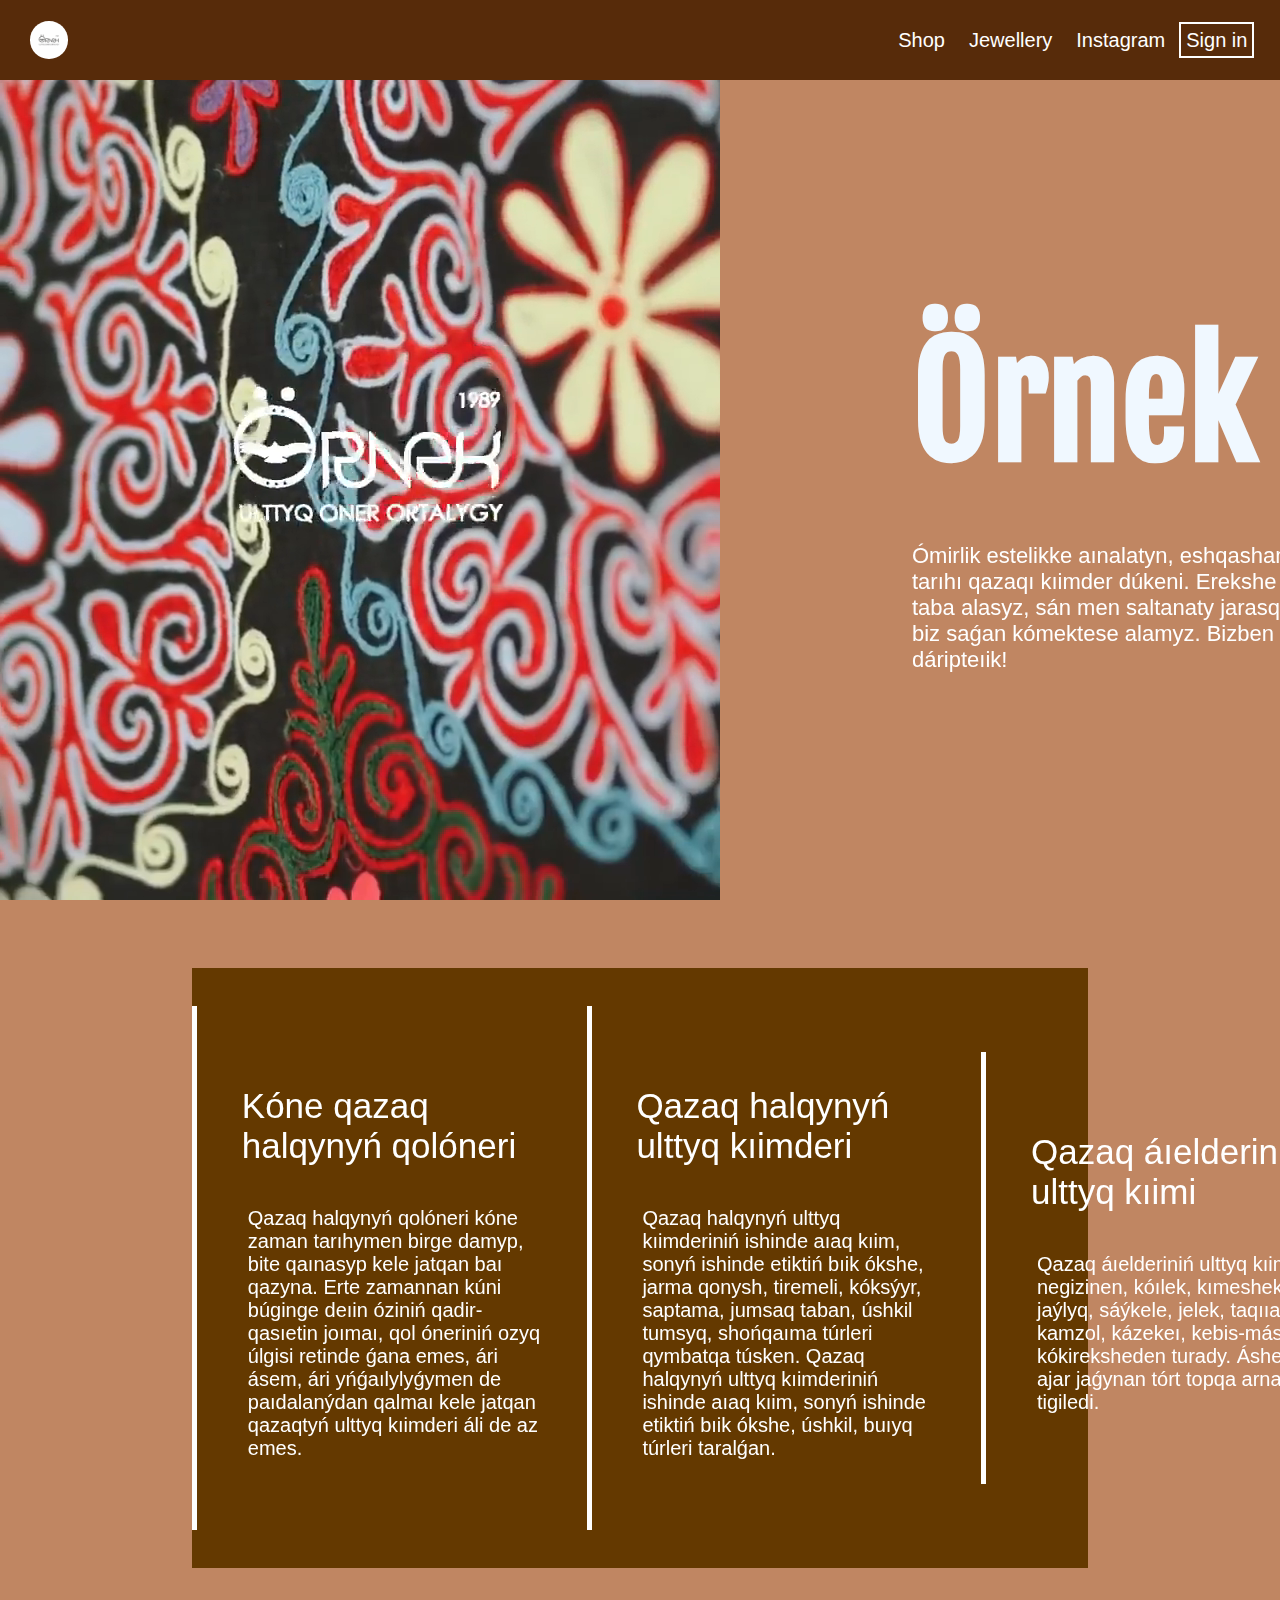
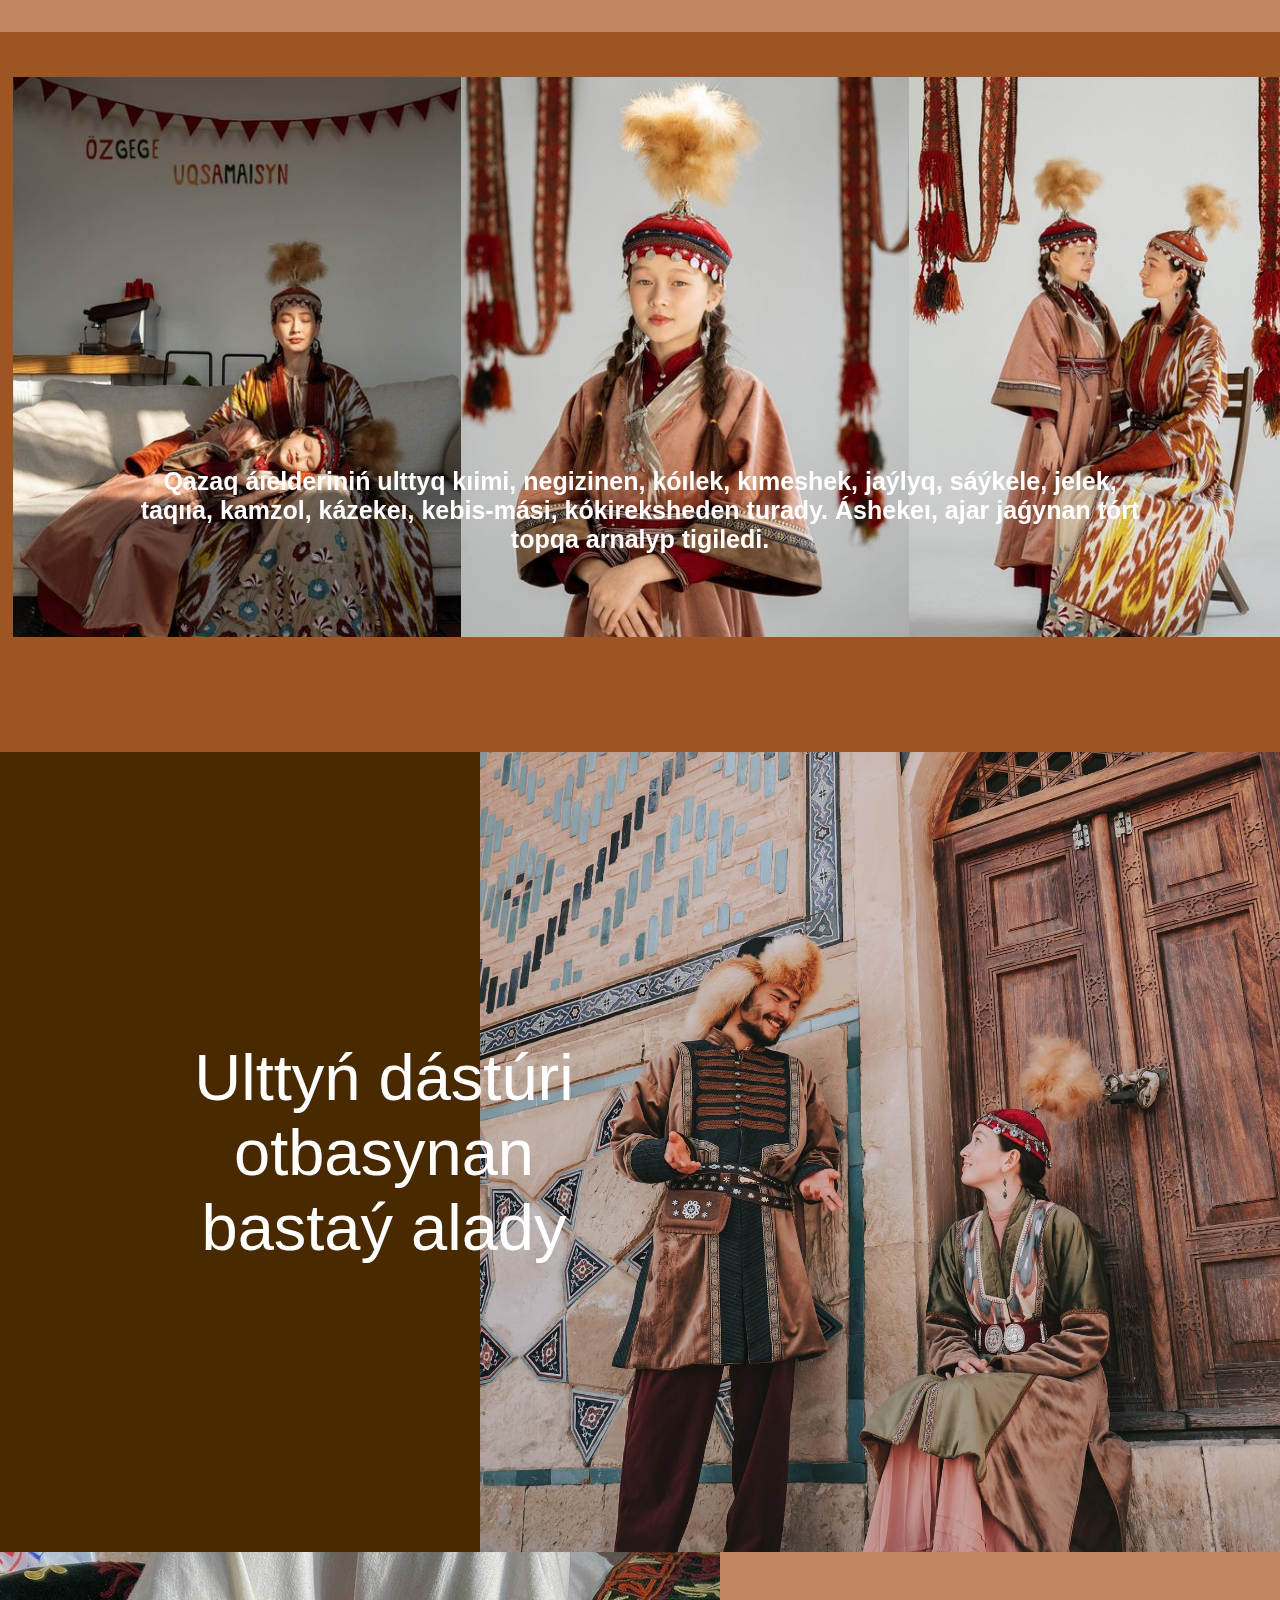
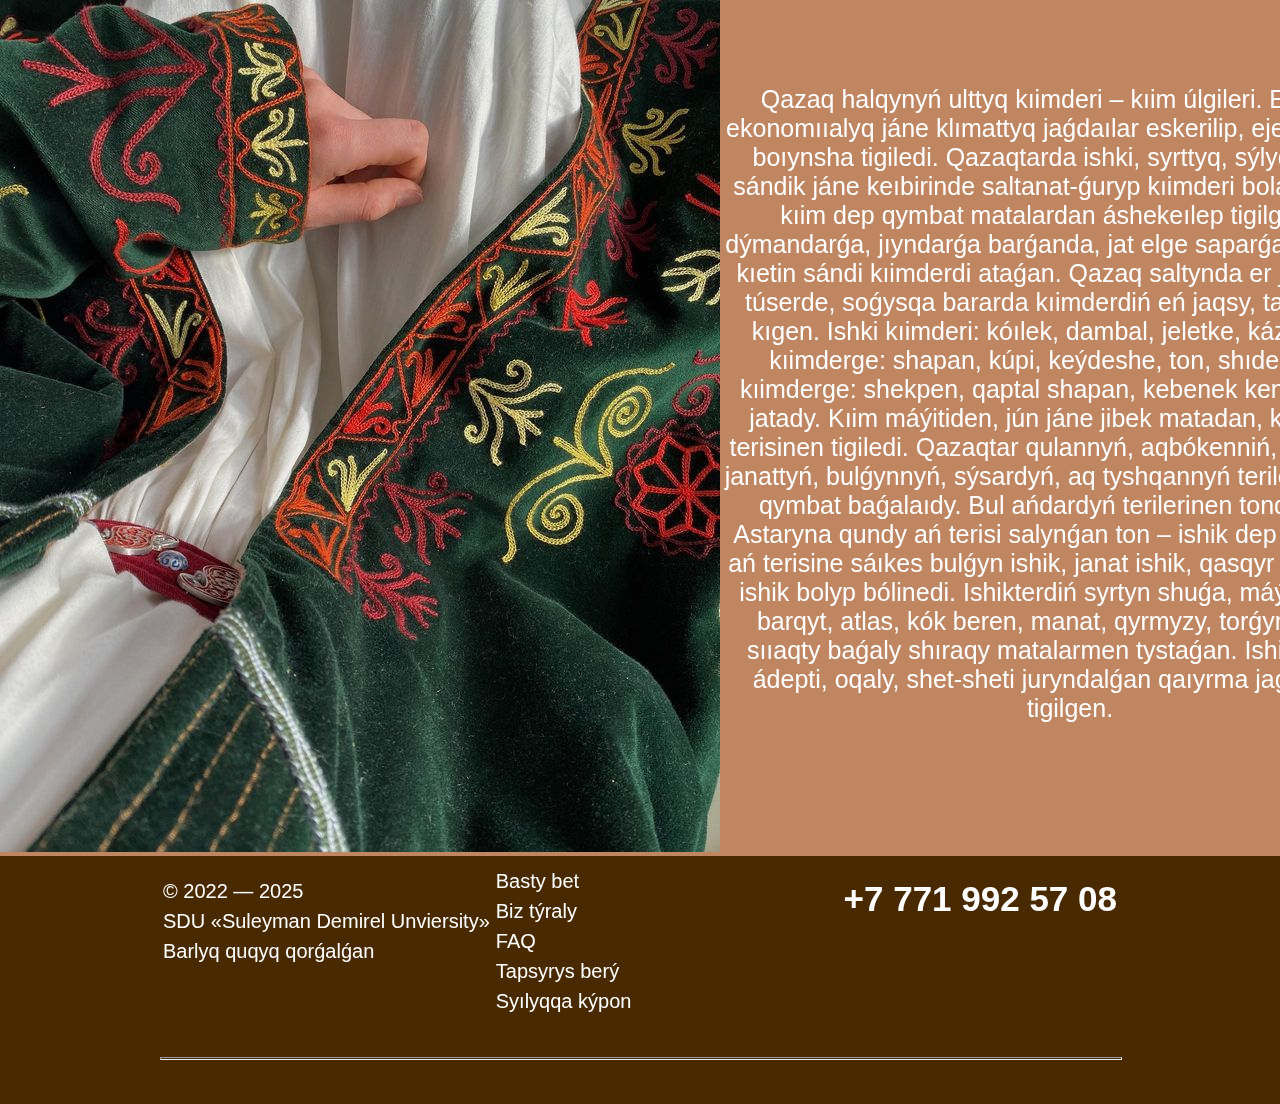
<file: index.html>
<!DOCTYPE html>
<html lang="en">
<head>
    <meta charset="UTF-8">
    <meta http-equiv="X-UA-Compatible" content="IE=edge">
    <meta name="viewport" content="width=device-width, initial-scale=1.0">
    <link rel="stylesheet" href="style.css">
    <link rel="preconnect" href="https://fonts.googleapis.com">
    <link rel="preconnect" href="https://fonts.gstatic.com" crossorigin>
    <link href="https://fonts.googleapis.com/css2?family=Fjalla+One&display=swap" rel="stylesheet">
    <link href="https://fonts.googleapis.com/css2?family=Fjalla+One&family=Kanit:ital,wght@1,500&display=swap" rel="stylesheet">
    <script src="https://ajax.googleapis.com/ajax/libs/jquery/3.6.1/jquery.min.js"></script>
    <title>Our Store</title>
</head>

<body class="body1">
<nav>
    <div class="navbetween">
        <img class="logo" src="logo.jpg" href="index.html">
        <div class="displaynone">
            <a id="slideDown" class="navtext" href="#">Shop</a>
            <a class="navtext" href="Jewellery.html">Jewellery</a>
            <a class="navtext" href="https://www.instagram.com/gaziza_ornek_almaty/">Instagram</a>
            <a class="signIn" href="C:\xampp\htdocs\lab77\lab8.html">Sign in</a>
        </div>
    </div>
</nav>


<div id="panel" class="nevidimNav">
    <div class="inNevidimNav">
        <div class="inPan">
            <a class="inPan" href="Qyzdar.html"><img class="inNev" src="img3.jpg" alt=""></a>
        </div>
        <div class="inPan">
            <a class="inPan" href="Zhigitter.html"><img class="inNev" src="img11.jpg" alt=""></a>
        </div>
        <div class="inPan">
            <a class="inPan" href="Balalar.html"><img class="inNev" src="img12.jpg" alt=""></a>
        </div>
        <div class="inPan">
            <a class="inPan" href="Otbasy.html"><img class="inNev" src="img13.jpg" alt=""></a>
        </div>
    </div>
</div>

<div class="main2">

    <div class="video_cover">
        <div class="video">
            <video id="app" class="video_media" src="video1.mp4" autoplay muted loop></video>
        </div>
    </div>

    <div class="subMain2">
        <h1 class="oneh1">Örnek store</h1>
        <button id="ani" class="butOrnek">Örnek</button>
        <p class="oneP">Ómіrlіk estelіkke aınalatyn, eshqashan qaıtalanbaıtyn, erekshe naǵyz tarıhı qazaqı kıіmder
            dúkenі. Erekshe taptyrmas, etno kostıýmdі bіzden taba alasyz, sán men saltanaty jarasqan, naǵyz qazaqı obraz
            jasaýǵa bіz saǵan kómektese alamyz. Bіzben bіrge tarıhymyzdy jańa dáýіrde dárіpteıіk!</p>
    </div>
</div>

<div>
    <div class="main3">
        <div class="gr1">
            <p class="bigP1">Kóne qazaq halqynyń qolónerі</p>
            <p class="myP1">Qazaq halqynyń qolónerі kóne zaman tarıhymen bіrge damyp, bіte qaınasyp kele jatqan baı
                qazyna. Erte zamannan kúnі búgіnge deıіn ózіnіń qadіr-qasıetіn joımaı, qol ónerіnіń ozyq úlgіsі retіnde
                ǵana emes, árі ásem, árі yńǵaılylyǵymen de paıdalanýdan qalmaı kele jatqan qazaqtyń ulttyq kıіmderі álі
                de az emes.</p>
        </div>

        <div class="gr1">
            <p class="bigP1">Qazaq halqynyń ulttyq kıіmderі</p>
            <p class="myP1">Qazaq halqynyń ulttyq kıіmderіnіń іshіnde aıaq kıіm, sonyń іshіnde etіktіń bıіk ókshe, jarma
                qonysh, tіremelі, kóksýyr, saptama, jumsaq taban, úshkіl tumsyq, shońqaıma túrlerі qymbatqa túsken.
                Qazaq halqynyń ulttyq kıіmderіnіń іshіnde aıaq kıіm, sonyń іshіnde etіktіń bıіk ókshe, úshkіl, buıyq
                túrlerі taralǵan. </p>
        </div>

        <div class="gr1">
            <p class="bigP1">Qazaq áıelderіnіń ulttyq kıіmі</p>
            <p class="myP1">Qazaq áıelderіnіń ulttyq kıіmі, negіzіnen, kóılek, kımeshek, jaýlyq, sáýkele, jelek, taqııa,
                kamzol, kázekeı, kebіs-másі, kókіreksheden turady. Áshekeı, ajar jaǵynan tórt topqa arnalyp
                tіgіledі.</p>
        </div>
    </div>
</div>


<div class="newMain1">
    <div class="imgs567">
        <div class="ara">
            <img class="img5" src="img5.jpg" alt="" id="eded" onmouseover="task22()" onmouseout="task22_1()">
        </div>
        <div class="ara">
            <img class="img5" src="img7.jpg" alt="" id="eded1" onmouseover="task2()" onmouseout="task2_1()">
        </div>
        <div class="ara">
            <img class="img5" src="img6.jpg" alt="" id="eded2" onmouseover="task222()" onmouseout="task222_1()">
        </div>
        <div class="ara">
            <img class="img5" src="img8.jpg" alt="" id="eded3" onmouseover="task2222()" onmouseout="task2222_1()">
        </div>
    </div>
    <br>
    <h1 class="mainH1">Qazaq áıelderіnіń ulttyq kıіmі, negіzіnen, kóılek, kımeshek, jaýlyq, sáýkele, jelek, taqııa,
        kamzol, kázekeı, kebіs-másі, kókіreksheden turady. Áshekeı, ajar jaǵynan tórt topqa arnalyp tіgіledі.</h1>
</div>

<div class="main4">
    <img class="mainPhoto2" src="mainPhoto2.jpg" alt="" id="eded4" onmouseover="task3()" onmouseout="task3_1()">
    <div class="subMain4">
        <p class="bigP12">Ulttyń dástúrі otbasynan bastaý alady</p>
    </div>
</div>
<div class="main2">
    <div>
        <img class="mainPhoto" src="mainPhoto.jpg" alt="main">
    </div>
    <div class="textUlttyk">
        <p class="oneP1">Qazaq halqynyń ulttyq kıіmderі – kıіm úlgіlerі. Etnıkalyq, ekonomııalyq jáne klımattyq
            jaǵdaılar eskerіlіp, ejelgі dástúrler boıynsha tіgіledі. Qazaqtarda іshkі, syrttyq, sýlyq, bіr kıer,
            sándіk jáne keıbіrіnde saltanat-ǵuryp kıіmderі bolady. Bіr kıer kıіm dep qymbat matalardan áshekeılep
            tіgіlgen, toı-dýmandarǵa, jıyndarǵa barǵanda, jat elge saparǵa shyqqanda kıetіn sándі
            kıіmderdі ataǵan. Qazaq saltynda er jіgіt egeske túserde, soǵysqa bararda kıіmderdіń eń jaqsy, tańdaýlysyn
            kıgen. Ishkі kıіmderі: kóılek, dambal, jeletke, kázekeı; syrt kıіmderge: shapan, kúpі,
            keýdeshe, ton, shıdem; sýlyq kıіmderge: shekpen, qaptal shapan, kebenek kenep, syrttyq jatady. Kıіm
            máýіtіden, jún jáne jіbek matadan, kıіzden, ań terіsіnen tіgіledі. Qazaqtar qulannyń,
            aqbókennіń, jolbarystyń, janattyń, bulǵynnyń, sýsardyń, aq tyshqannyń terіlerіn erekshe qymbat baǵalaıdy.
            Bul ańdardyń terіlerіnen tondar tіgіldі. Astaryna qundy ań terіsі salynǵan ton – іshіk
            dep ataldy. Osy ań terіsіne sáıkes bulǵyn іshіk, janat іshіk, qasqyr іshіk, kúzen іshіk bolyp bólіnedі.
            Ishіkterdіń syrtyn shuǵa, máýіtі, úsh top barqyt, atlas, kók beren, manat, qyrmyzy,
            torǵyn, lámbek sııaqty baǵaly shıraqy matalarmen tystaǵan. Ishіkter keıde ádeptі, oqaly, shet-shetі
            juryndalǵan qaıyrma jaǵaly bolyp tіgіlgen.
        </p>
    </div>
</div>

<div class="footer">
    <div class="innerfooter">
        <div style="display: flex; justify-content: space-between; width: 100%; flex-wrap: wrap;">
            <div style="display: flex; flex-wrap: wrap;">
                <div>
                    <div class="justtext">© 2022 — 2025<br>
                        SDU «Suleyman Demirel Unviersity»<br>
                        Barlyq quqyq qorǵalǵan
                    </div>
                </div>
                <div>
                    <div class="justtext">
                        <div>Basty bet</div>
                        <div>Bіz týraly</div>
                        <div>FAQ</div>
                        <div>Tapsyrys berý</div>
                        <div>Syılyqqa kýpon</div>
                    </div>
                </div>
            </div>

            <div>
                <div class="justtext" style="font-size: 35px; font-weight:700">+7 771 992 57 08</div>
            </div>
        </div>
        <hr style="width: 100%; height: 1px; color: lightgray">
        <br><br>
    </div>
</div>

<script src="scriptMain.js"></script>

</body>
</html>
</file>
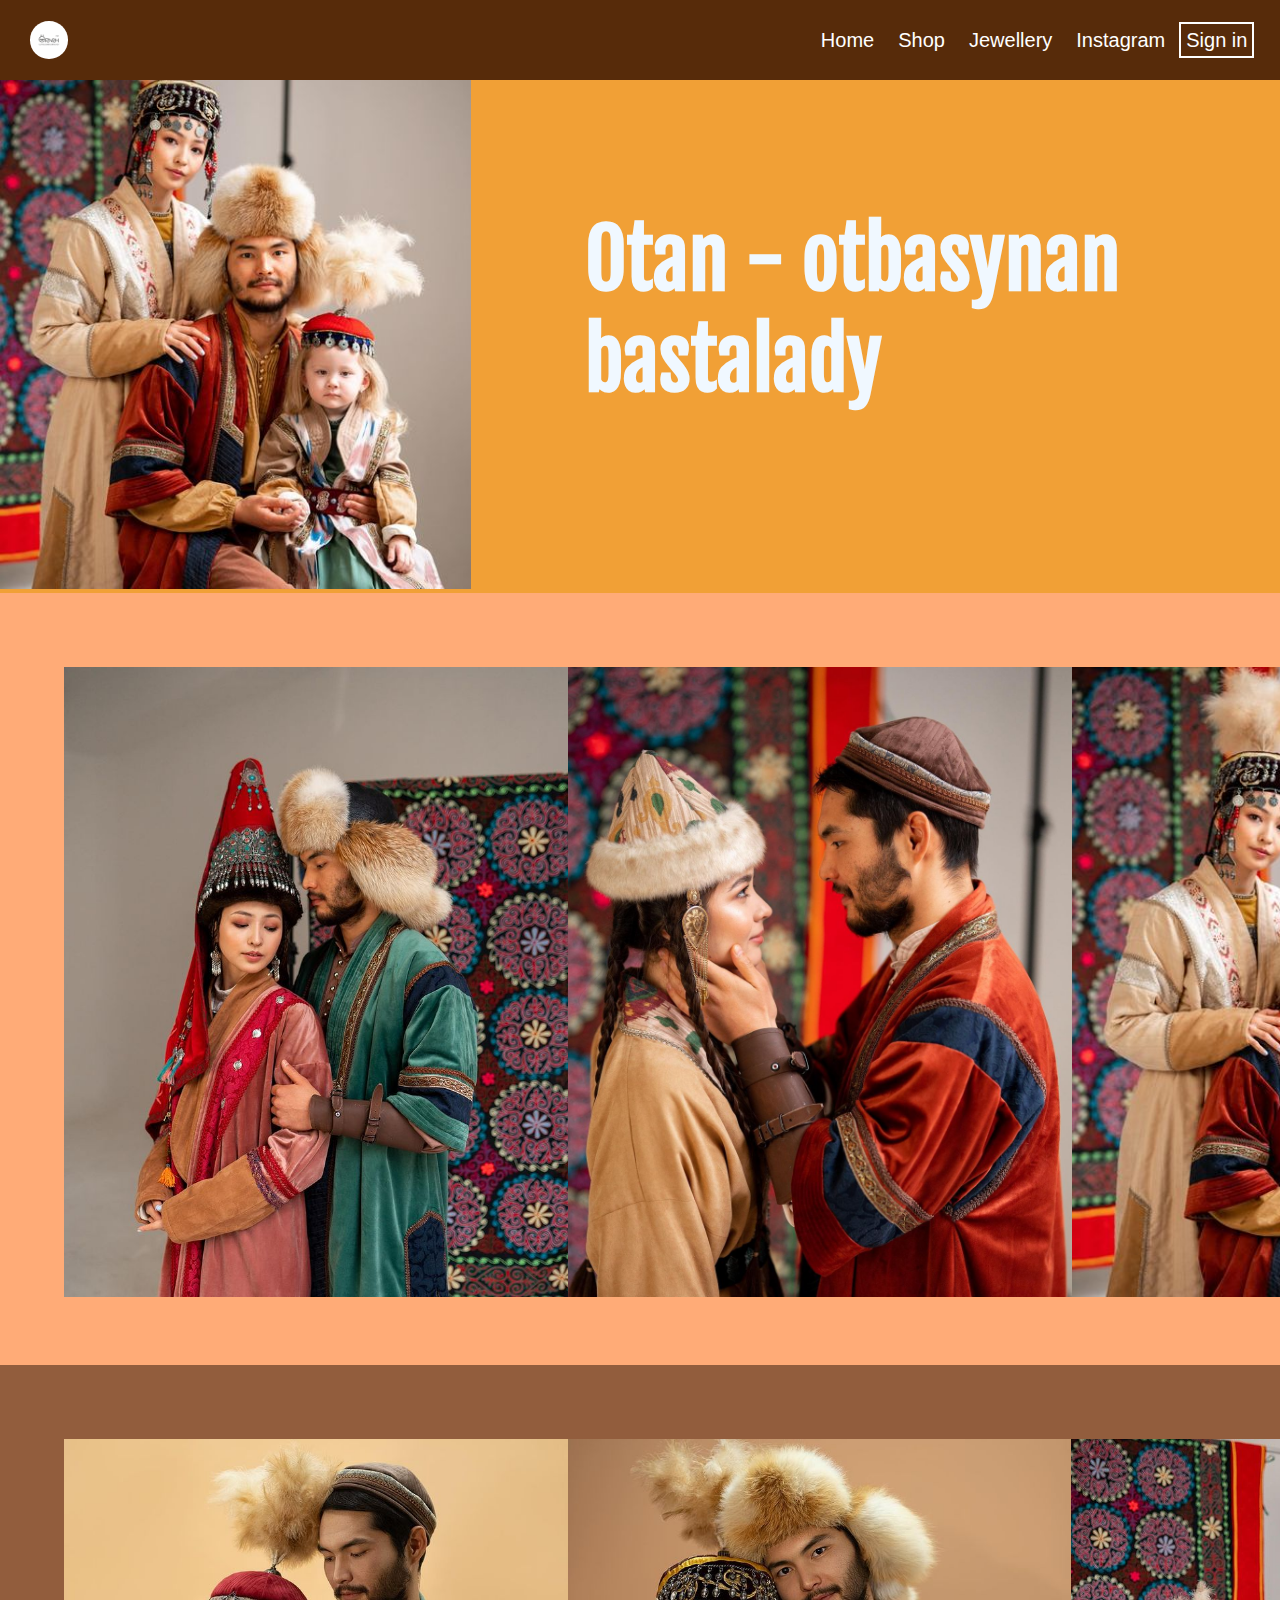
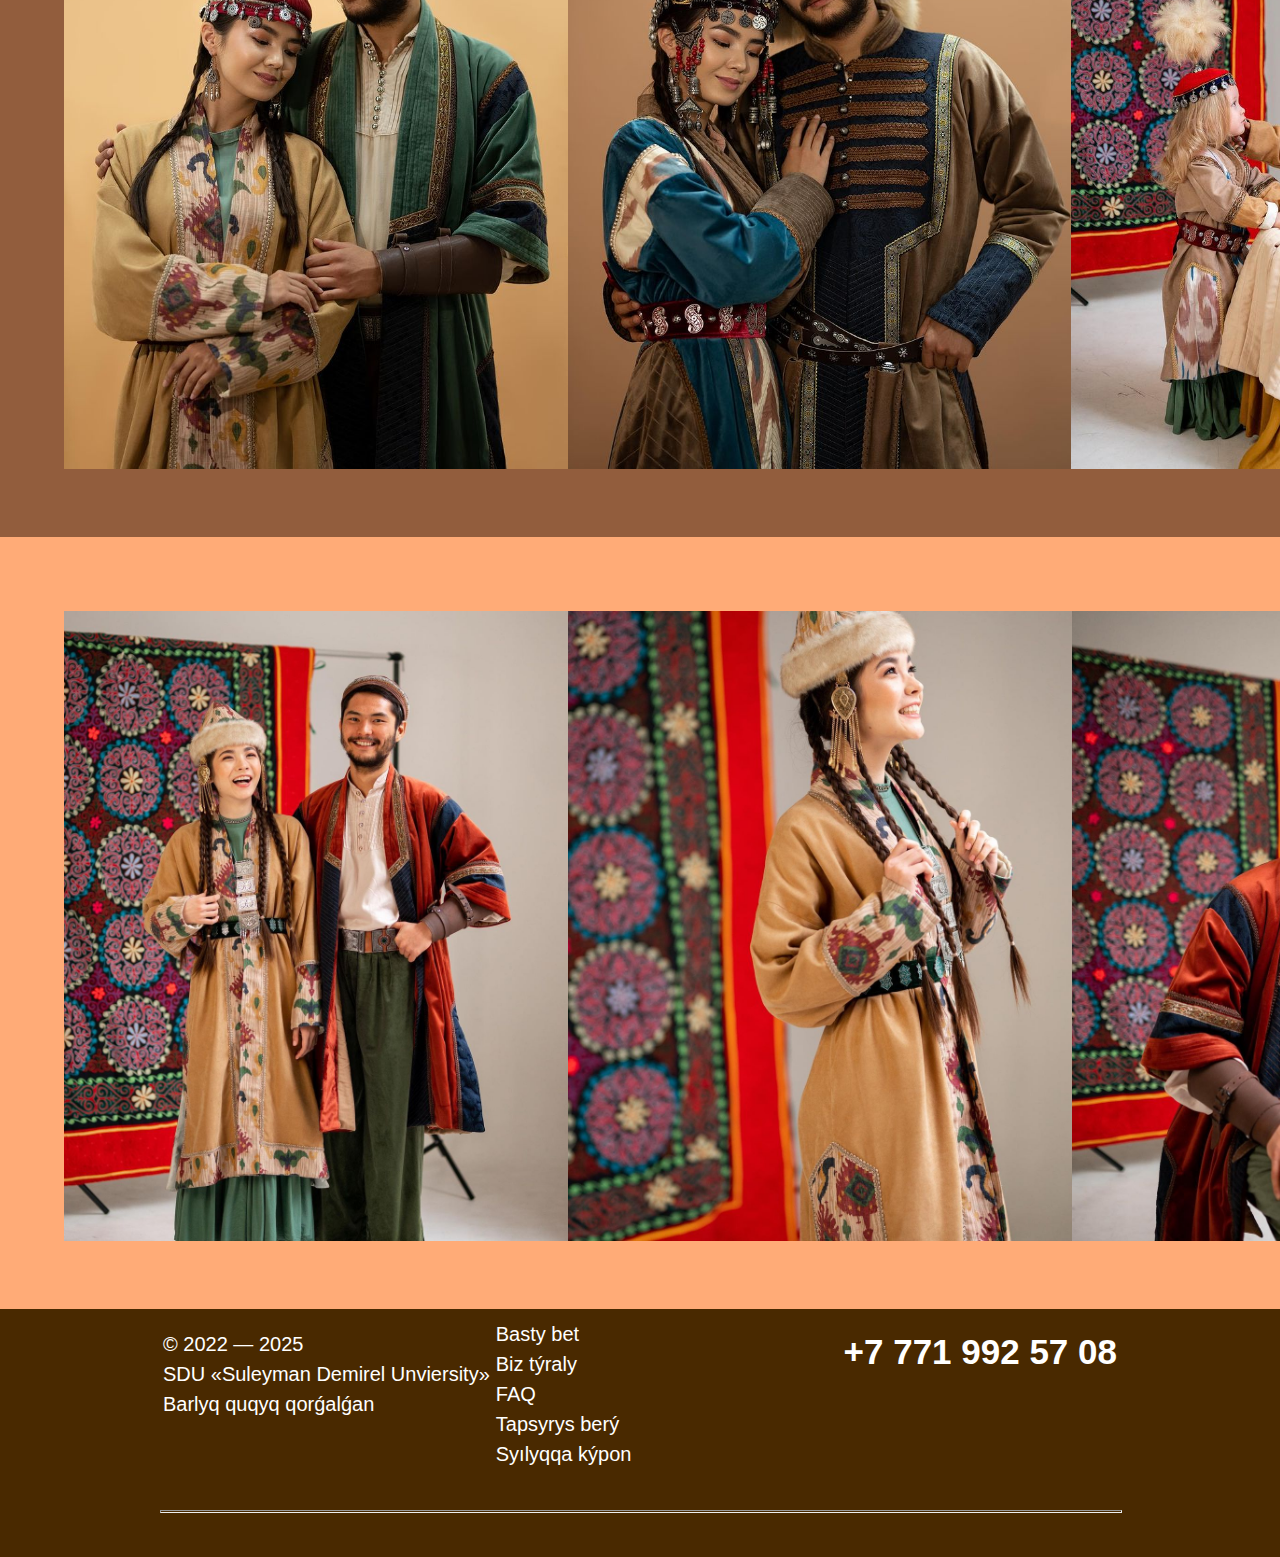
<file: Otbasy.html>
<!DOCTYPE html>
<html lang="en">
<head>
    <meta charset="UTF-8">
    <meta http-equiv="X-UA-Compatible" content="IE=edge">
    <meta name="viewport" content="width=device-width, initial-scale=1.0">
    <link rel="stylesheet" href="style.css">
    <link rel="preconnect" href="https://fonts.googleapis.com"><link rel="preconnect" href="https://fonts.gstatic.com" crossorigin><link href="https://fonts.googleapis.com/css2?family=Fjalla+One&display=swap" rel="stylesheet">
    <link href="https://fonts.googleapis.com/css2?family=Fjalla+One&family=Kanit:ital,wght@1,500&display=swap" rel="stylesheet">
    <script src="https://ajax.googleapis.com/ajax/libs/jquery/3.6.1/jquery.min.js"></script>
    <title>Otbasy</title>
</head>

<body class="body2">

    <nav>
        <div class="navbetween">
            <img class="logo" src="logo.jpg" href="index.html">
            
            <div class="displaynone">
                <a class="navtext" href="index.html">Home</a>
                <a id="slideDown" class="navtext" href="#">Shop</a>
                <a class="navtext" href="Jewellery.html">Jewellery</a>
                <a class="navtext" href="https://www.instagram.com/gaziza_ornek_almaty/">Instagram</a>
                <a class="signIn" href="SignIn.html">Sign in</a>
            </div>   

        </div>
    </nav>

    <div id="panel" class="nevidimNav">
    
        <div class="inNevidimNav">

            <div class="inPan">
                <a class="inPan" href="Qyzdar.html"><img class="inNev" src="img3.jpg" alt=""></a>
            </div>

            <div class="inPan">
                <a class="inPan" href="Zhigitter.html"><img class="inNev" src="img11.jpg" alt=""></a>
            </div>

        
            <div class="inPan">
                <a class="inPan" href="Balalar.html"><img class="inNev" src="img12.jpg" alt=""></a>
            </div>

            <div class="inPan">
                <a class="inPan" href="Otbasy.html"><img class="inNev" src="img13.jpg" alt=""></a>
            </div>
        
        </div>
    </div>



    <div class="otbasy1">
        <div>
            <img src="img13.jpg" alt="">
        </div>

        <div class="subMain2">
            <h1 class="oneOt">Otan - otbasynan bastalady</h1>
        </div>
    </div>


    
    <div class="Otimgs567">

        <div class="ara">
            <div class="sat">
                <img class="jw" src="otbasy1.jpg" alt="">
            </div> 
        </div>

        <div class="ara">
            <div class="sat">
                <img class="jw" src="otbasy2.jpg" alt="">
            </div>
        </div>

        <div class="ara">
            <div class="sat">
                <img class="jw" src="img13.jpg" alt="">
            </div>
        </div>

    </div>

    <div class="Jwimgs567">

        <div class="ara">
            <div class="sat">
                <img class="jw" src="otbasy4.jpg" alt="">
            </div> 
        </div>

        <div class="ara">
            <div class="sat">
                <img class="jw" src="otbasy5.jpg" alt="">
            </div>
        </div>

        <div class="ara">
            <div class="sat">
                <img class="jw" src="otbasy6.jpg" alt="">
            </div>
        </div>

    </div>


    <div class="Otimgs567">

        <div class="ara">
            <div class="sat">
                <img class="jw" src="otbasy7.jpg" alt="">
            </div> 
        </div>

        <div class="ara">
            <div class="sat">
                <img class="jw" src="otbasy8.jpg" alt="">
            </div>
        </div>

        <div class="ara">
            <div class="sat">
                <img class="jw" src="otbasy9.jpg" alt="">
            </div>
        </div>

    </div>  
    
    <div class="footer">
        <div class="innerfooter">
            <div style="display: flex; justify-content: space-between; width: 100%; flex-wrap: wrap;">
                <div style="display: flex; flex-wrap: wrap;">
                    <div>
                        <div class="justtext">© 2022 — 2025<br>
                            SDU «Suleyman Demirel Unviersity»<br>
                            Barlyq quqyq qorǵalǵan
                        </div>
                    </div>
                    <div>
                        <div class="justtext">
                            <div >Basty bet</div>
                            <div>Bіz týraly</div>
                            <div>FAQ</div>
                            <div>Tapsyrys berý</div>
                            <div>Syılyqqa kýpon</div>
                        </div>
                    </div>
                </div>

                <div>
                    <div class="justtext" style="font-size: 35px; font-weight:700">+7 771 992 57 08</div>
                </div>
            </div>
            <hr style="width: 100%; height: 1px; color: lightgray">
            <br><br>
        </div>
    </div>

    <script src="scriptMain.js"></script>

</body>
</file>
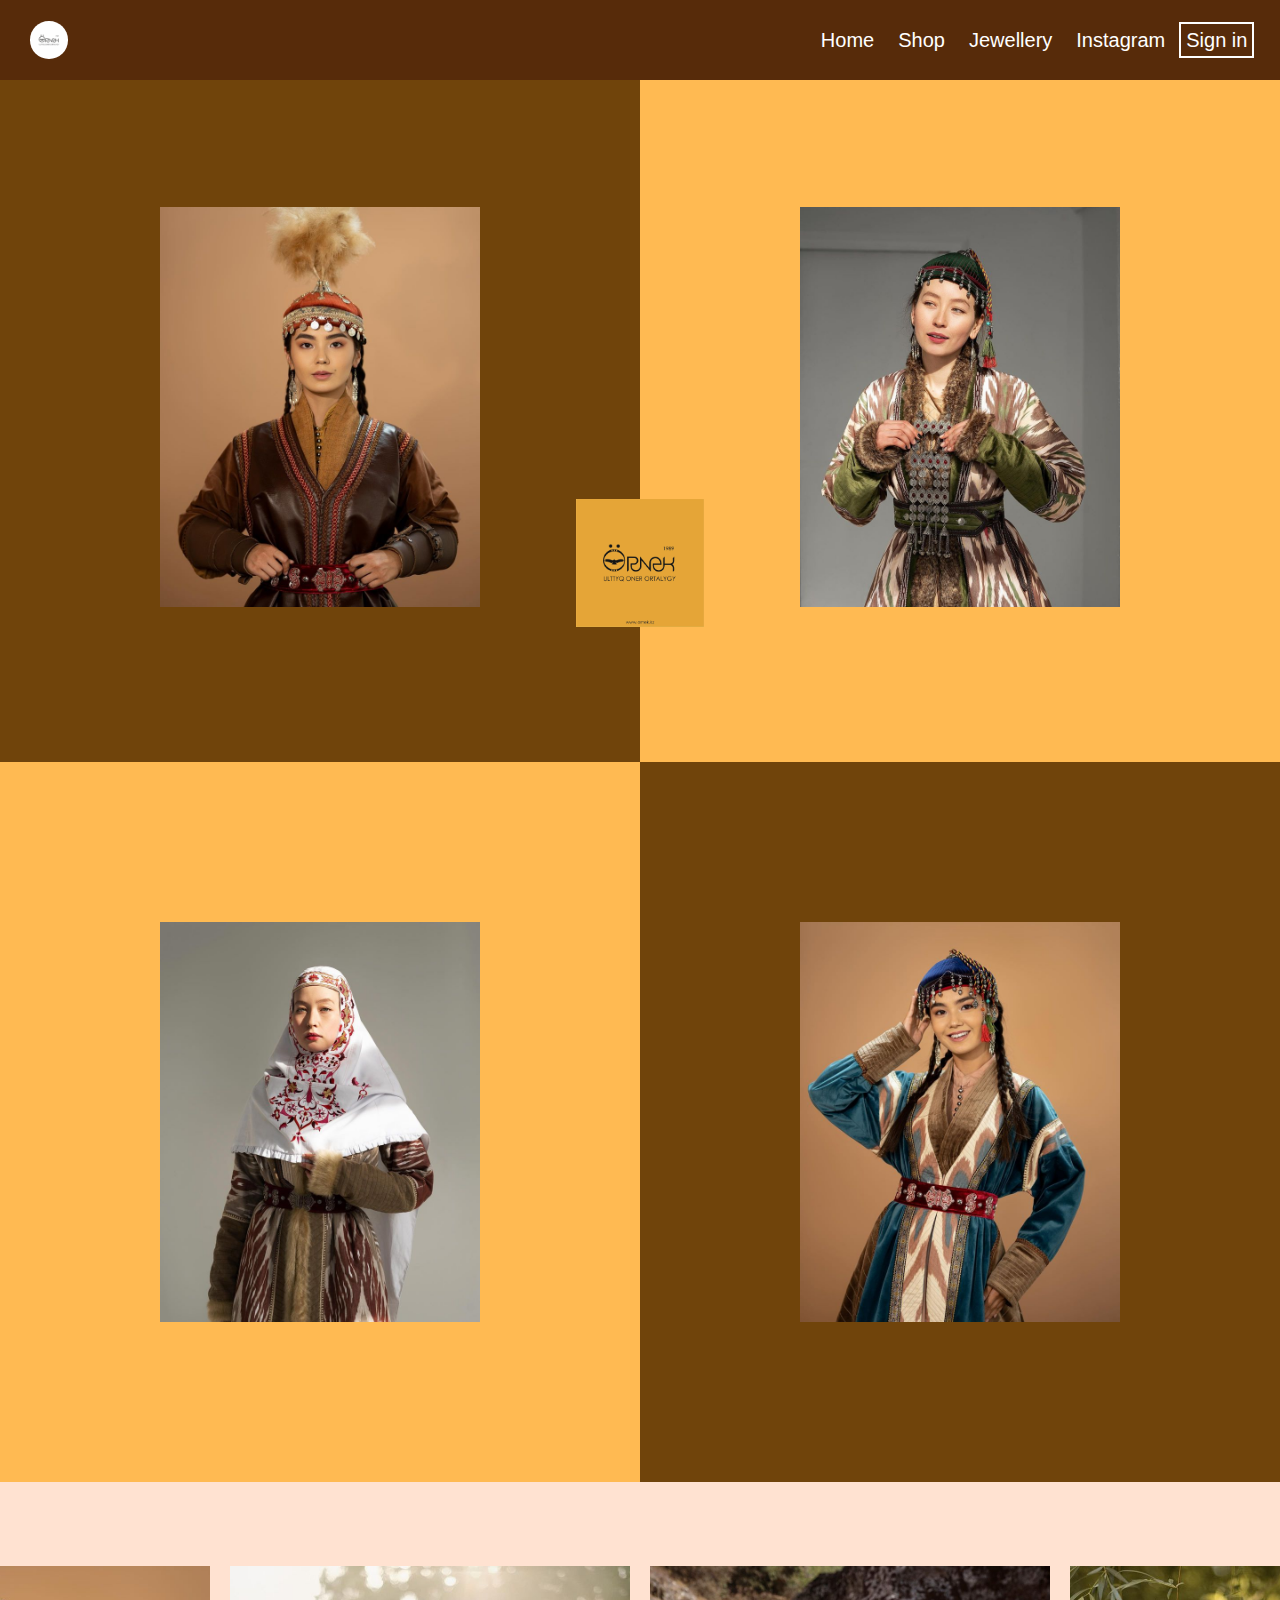
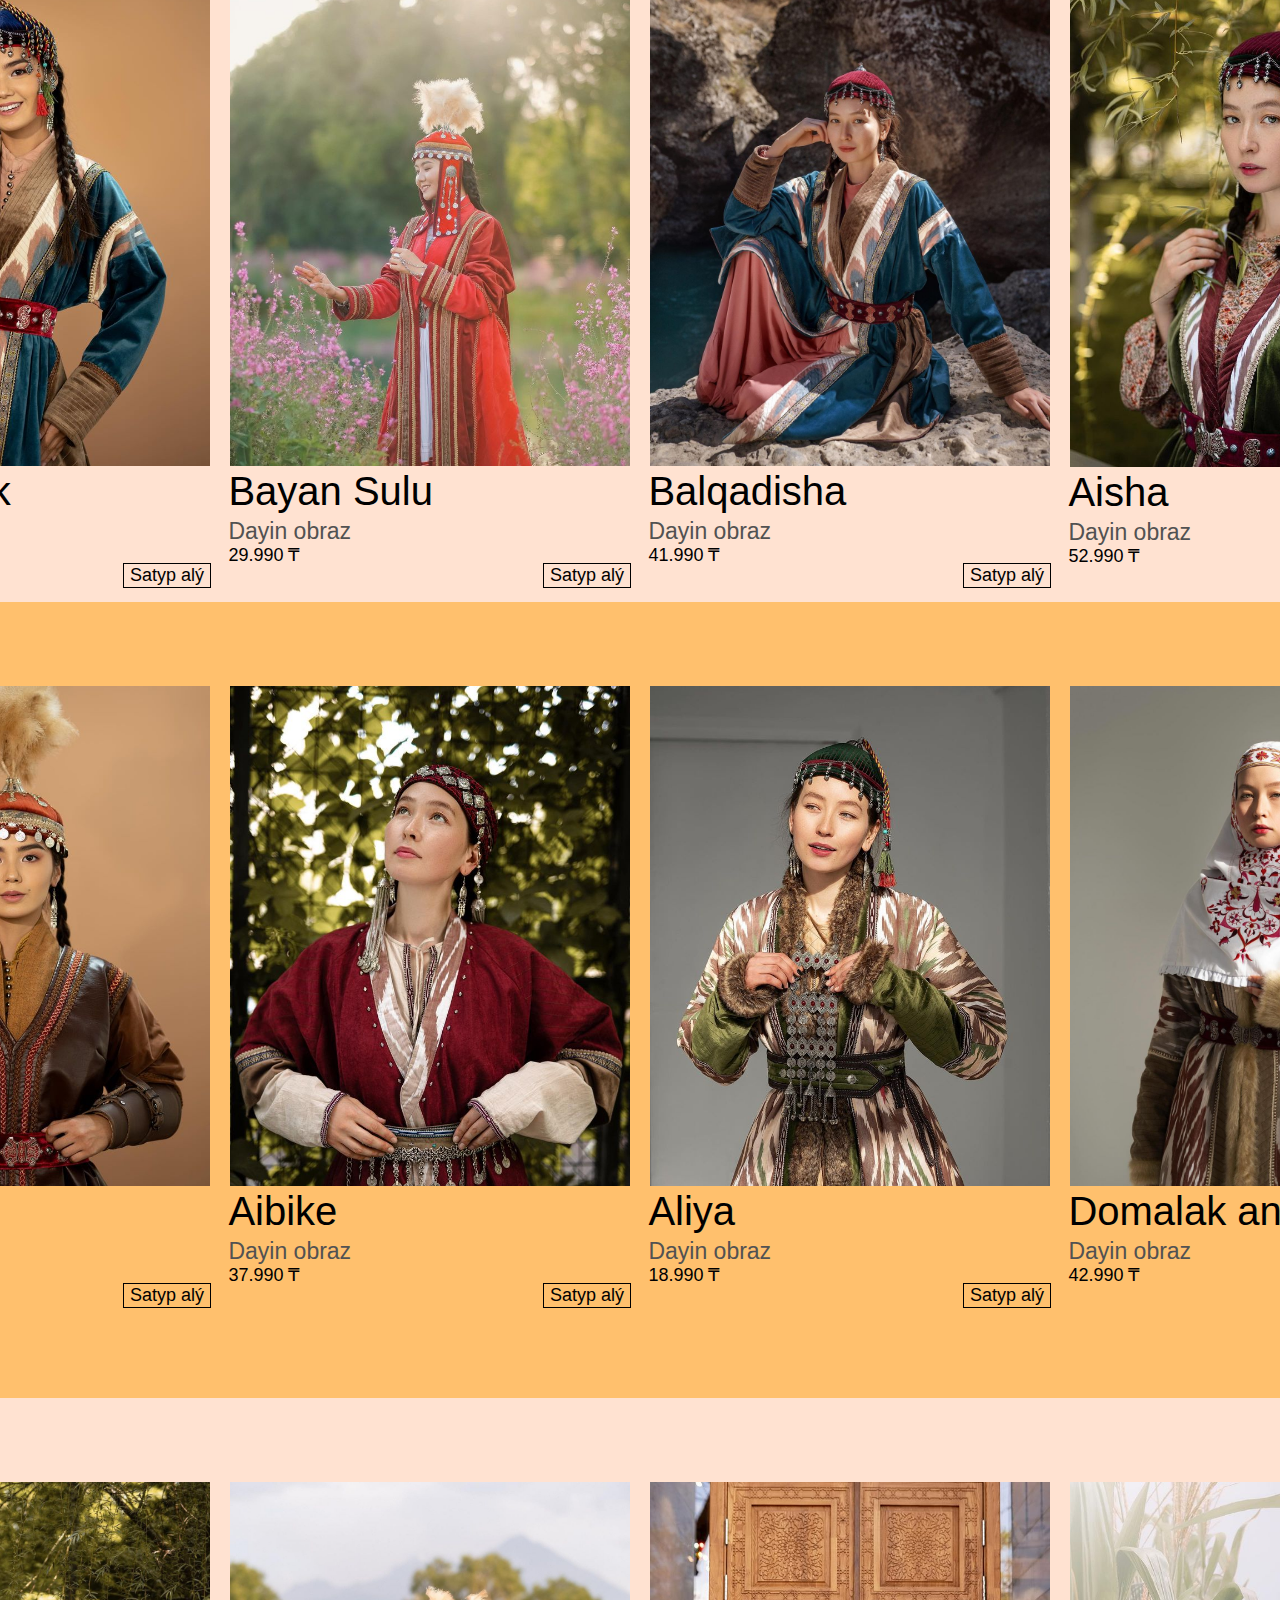
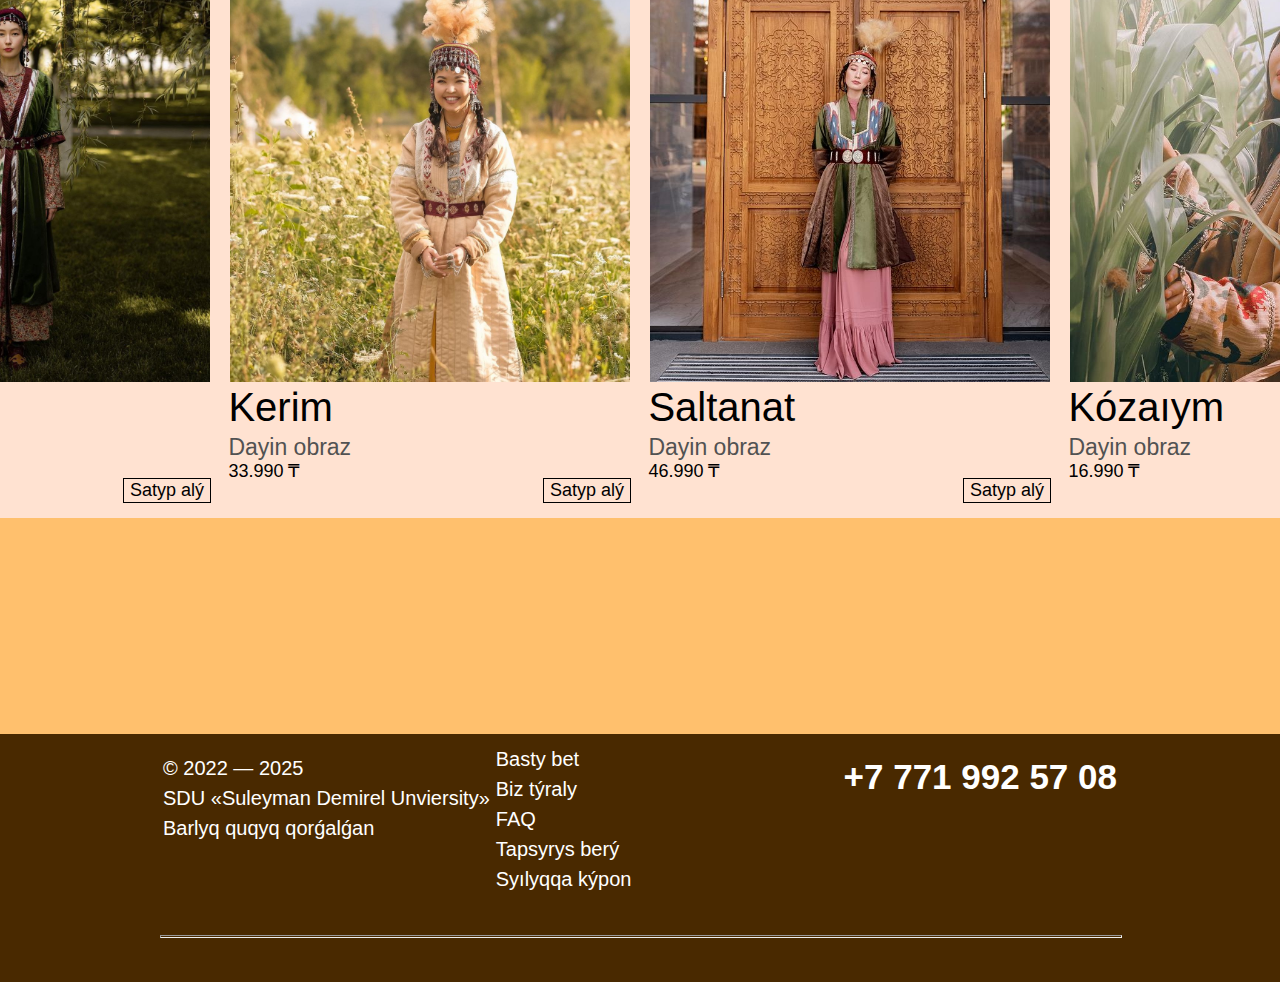
<file: Qyzdar.html>
<!DOCTYPE html>
<html lang="en">
<head>
    <meta charset="UTF-8">
    <meta http-equiv="X-UA-Compatible" content="IE=edge">
    <meta name="viewport" content="width=device-width, initial-scale=1.0">
    <link rel="stylesheet" href="style.css">
    <link rel="preconnect" href="https://fonts.googleapis.com">
    <link rel="preconnect" href="https://fonts.gstatic.com" crossorigin>
    <link href="https://fonts.googleapis.com/css2?family=Fjalla+One&display=swap" rel="stylesheet">
    <link href="https://fonts.googleapis.com/css2?family=Fjalla+One&family=Kanit:ital,wght@1,500&display=swap"
          rel="stylesheet">
    <script src="https://ajax.googleapis.com/ajax/libs/jquery/3.6.1/jquery.min.js"></script>
    <title>Qyzdar</title>
</head>

<body class="body2">

<nav>
    <div class="navbetween">
        <img class="logo" src="logo.jpg" href="index.html">

        <div class="displaynone">
            <a class="navtext" href="index.html">Home</a>
            <a id="slideDown" class="navtext" href="#">Shop</a>
            <a class="navtext" href="Jewellery.html">Jewellery</a>
            <a class="navtext" href="https://www.instagram.com/gaziza_ornek_almaty/">Instagram</a>
            <a class="signIn" href="SignIn.html">Sign in</a>
        </div>

    </div>
</nav>

<div id="panel" class="nevidimNav">

    <div class="inNevidimNav">

        <div class="inPan">
            <a class="inPan" href="Qyzdar.html"><img class="inNev" src="img3.jpg" alt=""></a>
        </div>

        <div class="inPan">
            <a class="inPan" href="Zhigitter.html"><img class="inNev" src="img11.jpg" alt=""></a>
        </div>


        <div class="inPan">
            <a class="inPan" href="Balalar.html"><img class="inNev" src="img12.jpg" alt=""></a>
        </div>

        <div class="inPan">
            <a class="inPan" href="Otbasy.html"><img class="inNev" src="img13.jpg" alt=""></a>
        </div>

    </div>
</div>


<div class="main22">

    <div class="main222">
        <img src="logo2.jpg" alt="">
    </div>


    <div class="qwerty">
        <div class="subMain21">
            <img src="qyz4.jpg" alt="">
        </div>

        <div class="subMain22">
            <img src="qyz5.jpg" alt="">
        </div>

    </div>

    <div class="qwerty">
        <div class="subMain23">
            <img src="qyz2.jpg" alt="">
        </div>

        <div class="subMain24">
            <img src="qyz3.jpg" alt="">
        </div>
    </div>

</div>


<div class="qyzdar1">
    <div class="subQz1">

        <div class="qzImg">
            <img id="qz1img" src="qyz3.jpg" alt="">
            <p class="qzAty">Qyz Zhibek</p>
            <p class="qzObraz">Dayin obraz</p>
            <div class="satu">
                <p class="qzBagasy">34.990 ₸</p>
                <button id="qz1kn">Satyp alý</button>
            </div>

        </div>

        <div class="qzImg">
            <img id="qz2img" src="qz1.jpg" alt="">
            <p class="qzAty">Bayan Sulu</p>
            <p class="qzObraz">Dayin obraz</p>
            <div class="satu">
                <p class="qzBagasy">29.990 ₸</p>
                <button id="qz2kn">Satyp alý</button>
            </div>

        </div>

        <div class="qzImg">
            <img id="qz3img" src="qz2.jpg" alt="">
            <p class="qzAty">Balqadisha</p>
            <p class="qzObraz">Dayin obraz</p>
            <div class="satu">
                <p class="qzBagasy">41.990 ₸</p>
                <button id="qz3kn">Satyp alý</button>
            </div>

        </div>

        <div class="qzImg">
            <img id="qz4img" src="qyz1.jpg" alt="">
            <p class="qzAty">Aisha</p>
            <p class="qzObraz">Dayin obraz</p>
            <div class="satu">
                <p class="qzBagasy">52.990 ₸</p>
                <button id="qz4kn">Satyp alý</button>
            </div>
        </div>

    </div>
</div>

<div class="subQz1">

    <div class="qzImg">
        <img id="qz5img" src="qyz4.jpg" alt="">
        <p class="qzAty">Tomiris</p>
        <p class="qzObraz">Dayin obraz</p>
        <div class="satu">
            <p class="qzBagasy">56.990 ₸</p>
            <button id="qz5kn">Satyp alý</button>
        </div>
    </div>

    <div class="qzImg">
        <img id="qz6img" src="qz3.jpg" alt="">
        <p class="qzAty">Aibike</p>
        <p class="qzObraz">Dayin obraz</p>
        <div class="satu">
            <p class="qzBagasy">37.990 ₸</p>
            <button id="qz6kn">Satyp alý</button>
        </div>
    </div>

    <div class="qzImg">
        <img id="qz7img" src="qyz5.jpg" alt="">
        <p class="qzAty">Aliya</p>
        <p class="qzObraz">Dayin obraz</p>
        <div class="satu">
            <p class="qzBagasy">18.990 ₸</p>
            <button id="qz7kn">Satyp alý</button>
        </div>
    </div>

    <div class="qzImg">
        <img id="qz8img" src="qz4.jpg" alt="">
        <p class="qzAty">Domalak ana</p>
        <p class="qzObraz">Dayin obraz</p>
        <div class="satu">
            <p class="qzBagasy">42.990 ₸</p>
            <button id="qz8kn">Satyp alý</button>
        </div>
    </div>

</div>

<br><br><br><br><br>


<div class="qyzdar1">
    <div class="subQz1">

        <div class="qzImg">
            <img id="qz9img" src="qz5.jpg" alt="">
            <p class="qzAty">Ádemі</p>
            <p class="qzObraz">Dayin obraz</p>
            <div class="satu">
                <p class="qzBagasy">27.990 ₸</p>
                <button id="qz9kn">Satyp alý</button>
            </div>
        </div>

        <div class="qzImg">
            <img id="qz10img" src="qz6.jpg" alt="">
            <p class="qzAty">Kerіm</p>
            <p class="qzObraz">Dayin obraz</p>
            <div class="satu">
                <p class="qzBagasy">33.990 ₸</p>
                <button id="qz10kn">Satyp alý</button>
            </div>
        </div>

        <div class="qzImg">
            <img id="qz11img" src="qz7.jpg" alt="">
            <p class="qzAty">Saltanat</p>
            <p class="qzObraz">Dayin obraz</p>
            <div class="satu">
                <p class="qzBagasy">46.990 ₸</p>
                <button id="qz11kn">Satyp alý</button>
            </div>
        </div>

        <div class="qzImg">
            <img id="qz12img" src="qz8.jpg" alt="">
            <p class="qzAty"> Kózaıym</p>
            <p class="qzObraz">Dayin obraz</p>
            <div class="satu">
                <p class="qzBagasy">16.990 ₸</p>
                <button id="qz12kn">Satyp alý</button>
            </div>
        </div>

    </div>
</div>

<br><br><br><br><br><br><br><br><br><br><br><br>


<div class="footer">
    <div class="innerfooter">
        <div style="display: flex; justify-content: space-between; width: 100%; flex-wrap: wrap;">
            <div style="display: flex; flex-wrap: wrap;">
                <div>
                    <div class="justtext">© 2022 — 2025<br>
                        SDU «Suleyman Demirel Unviersity»<br>
                        Barlyq quqyq qorǵalǵan
                    </div>
                </div>
                <div>
                    <div class="justtext">
                        <div>Basty bet</div>
                        <div>Bіz týraly</div>
                        <div>FAQ</div>
                        <div>Tapsyrys berý</div>
                        <div>Syılyqqa kýpon</div>
                    </div>
                </div>
            </div>

            <div>
                <div class="justtext" style="font-size: 35px; font-weight:700">+7 771 992 57 08</div>
            </div>
        </div>
        <hr style="width: 100%; height: 1px; color: lightgray">
        <br><br>
    </div>
</div>


<script src="scriptMain.js"></script>

</body>
</file>
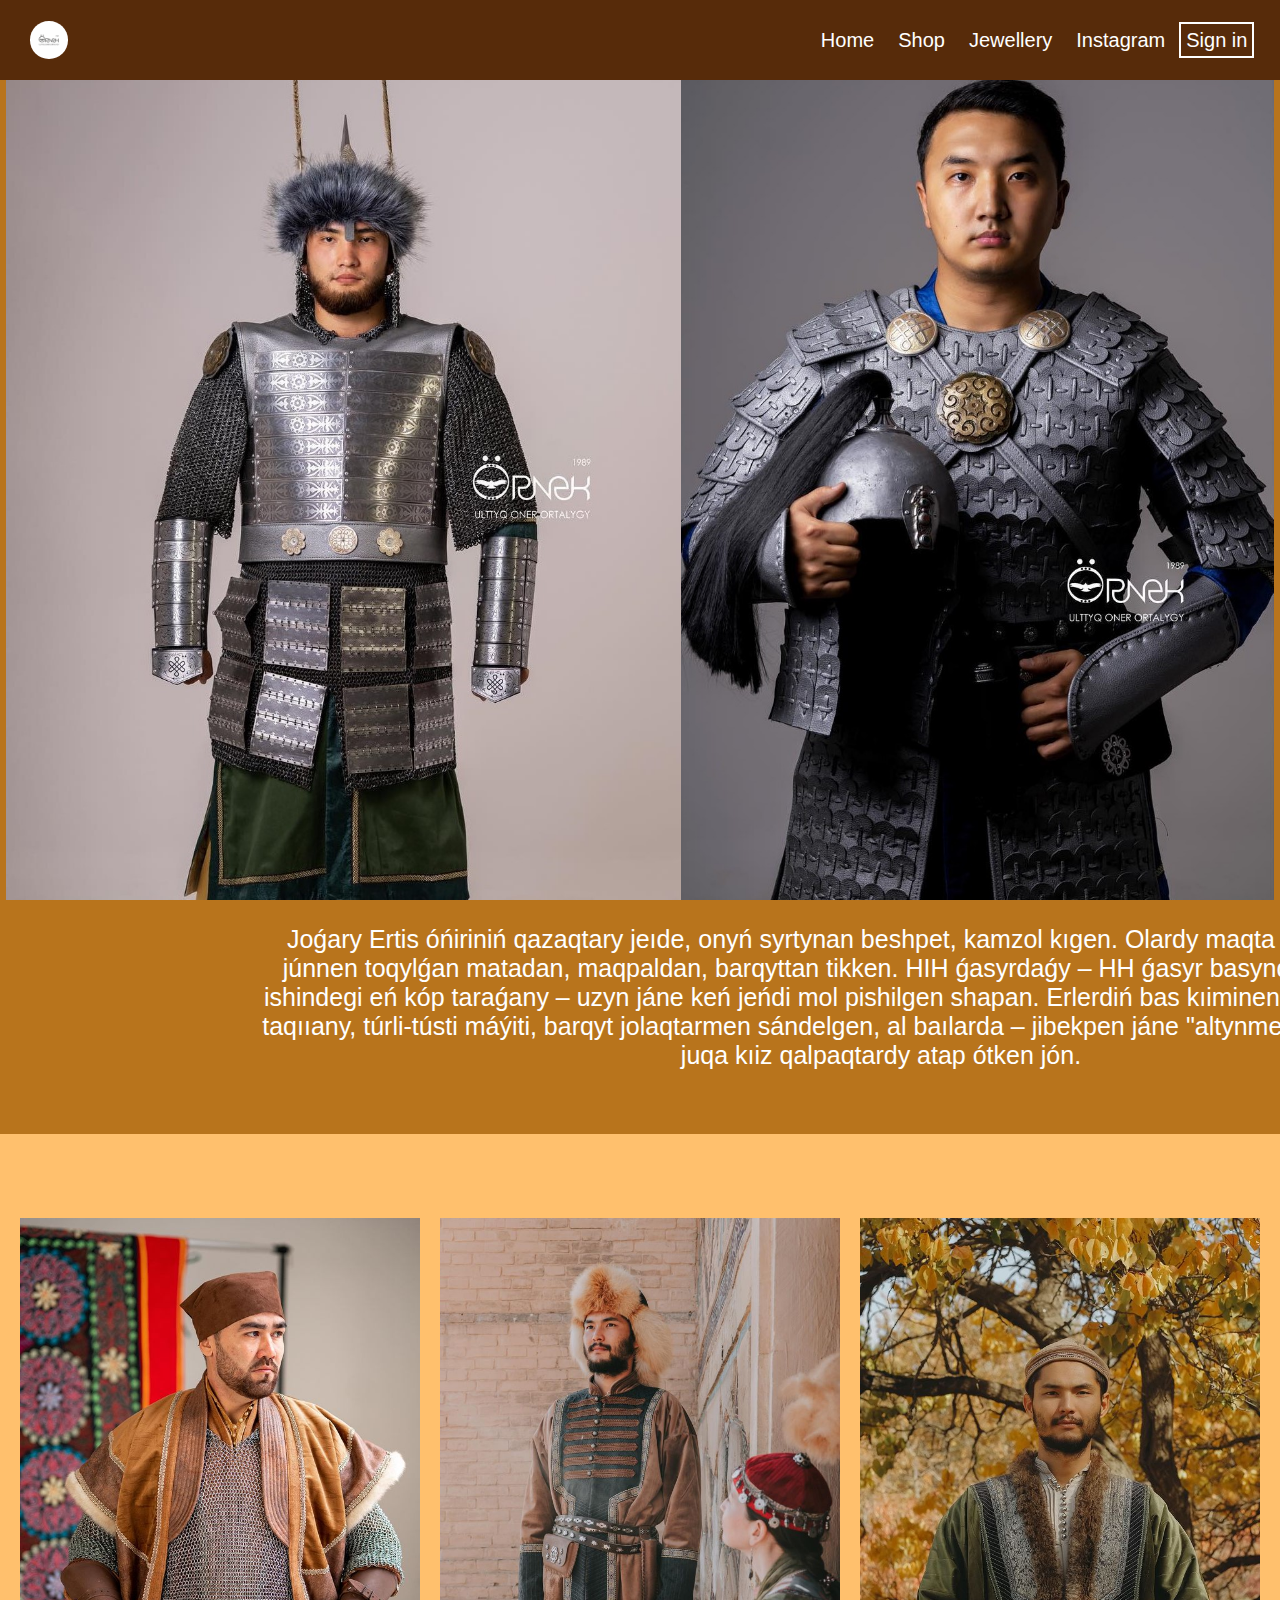
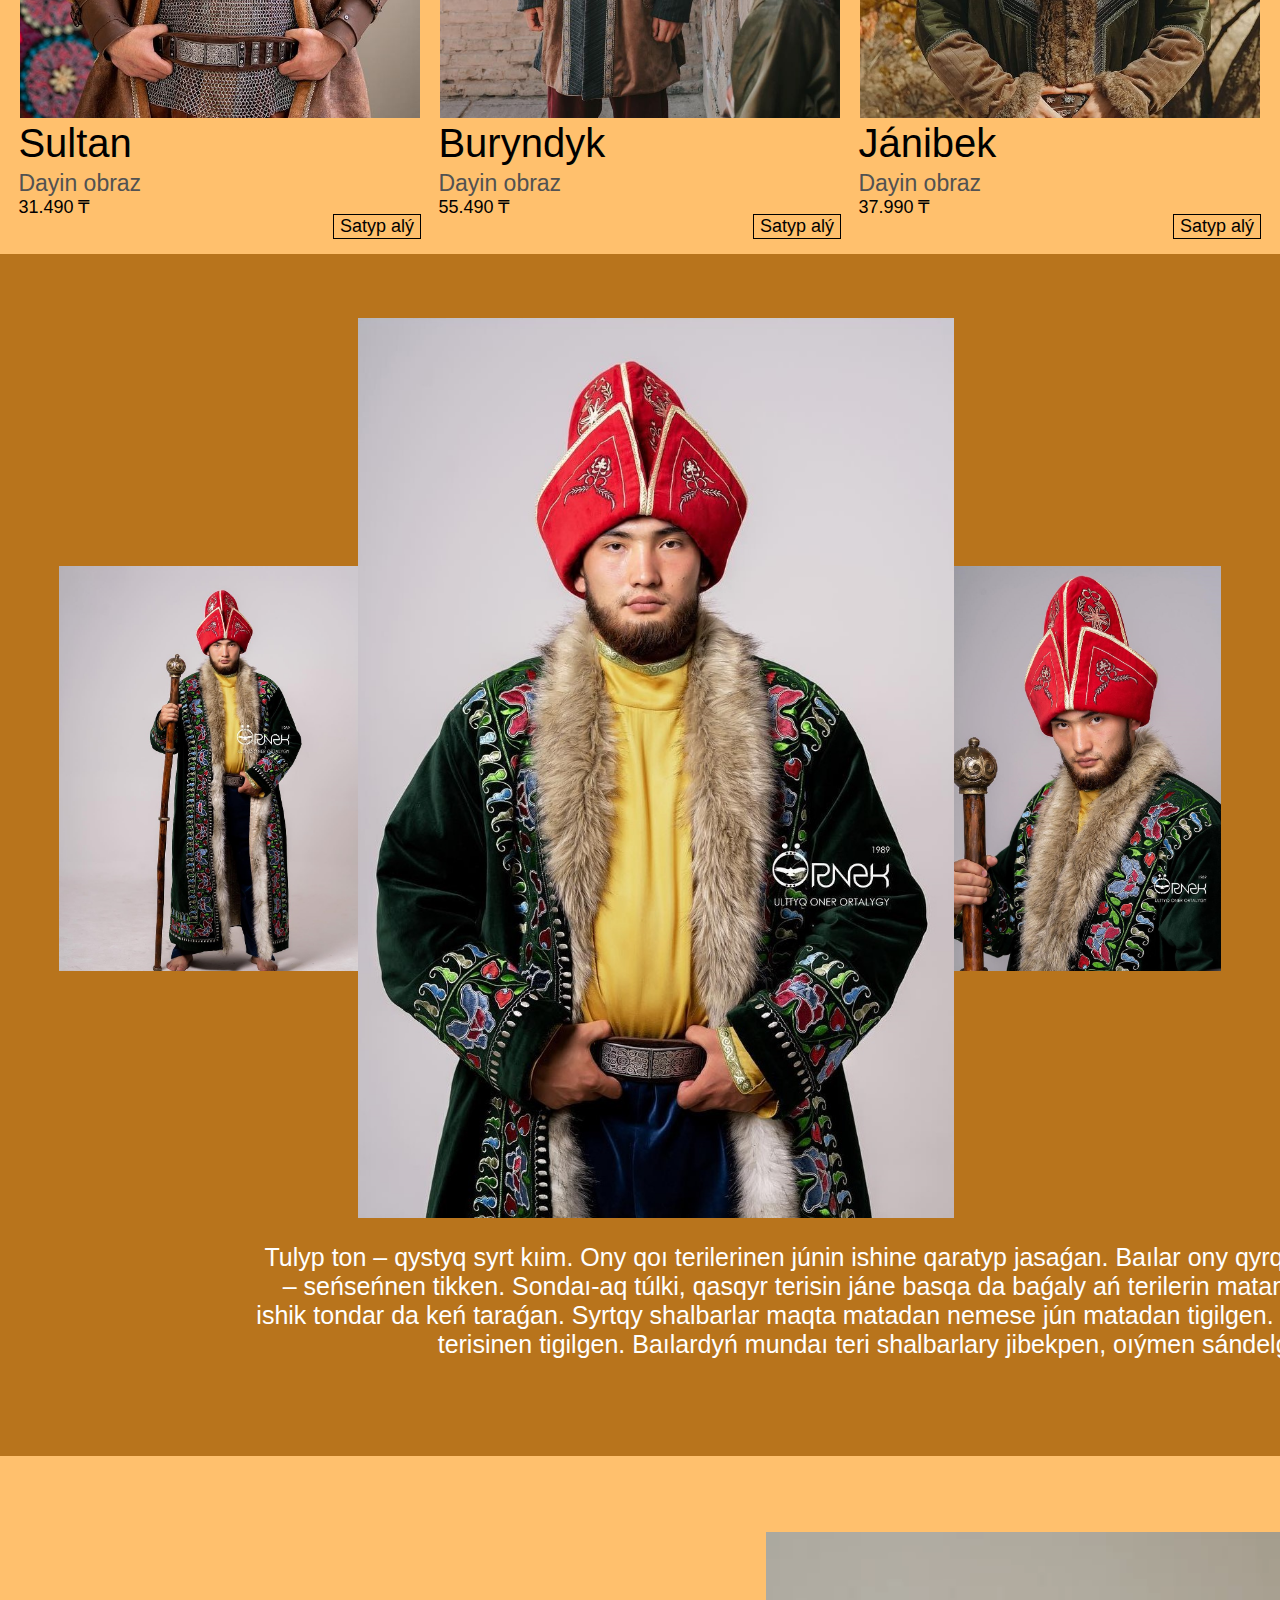
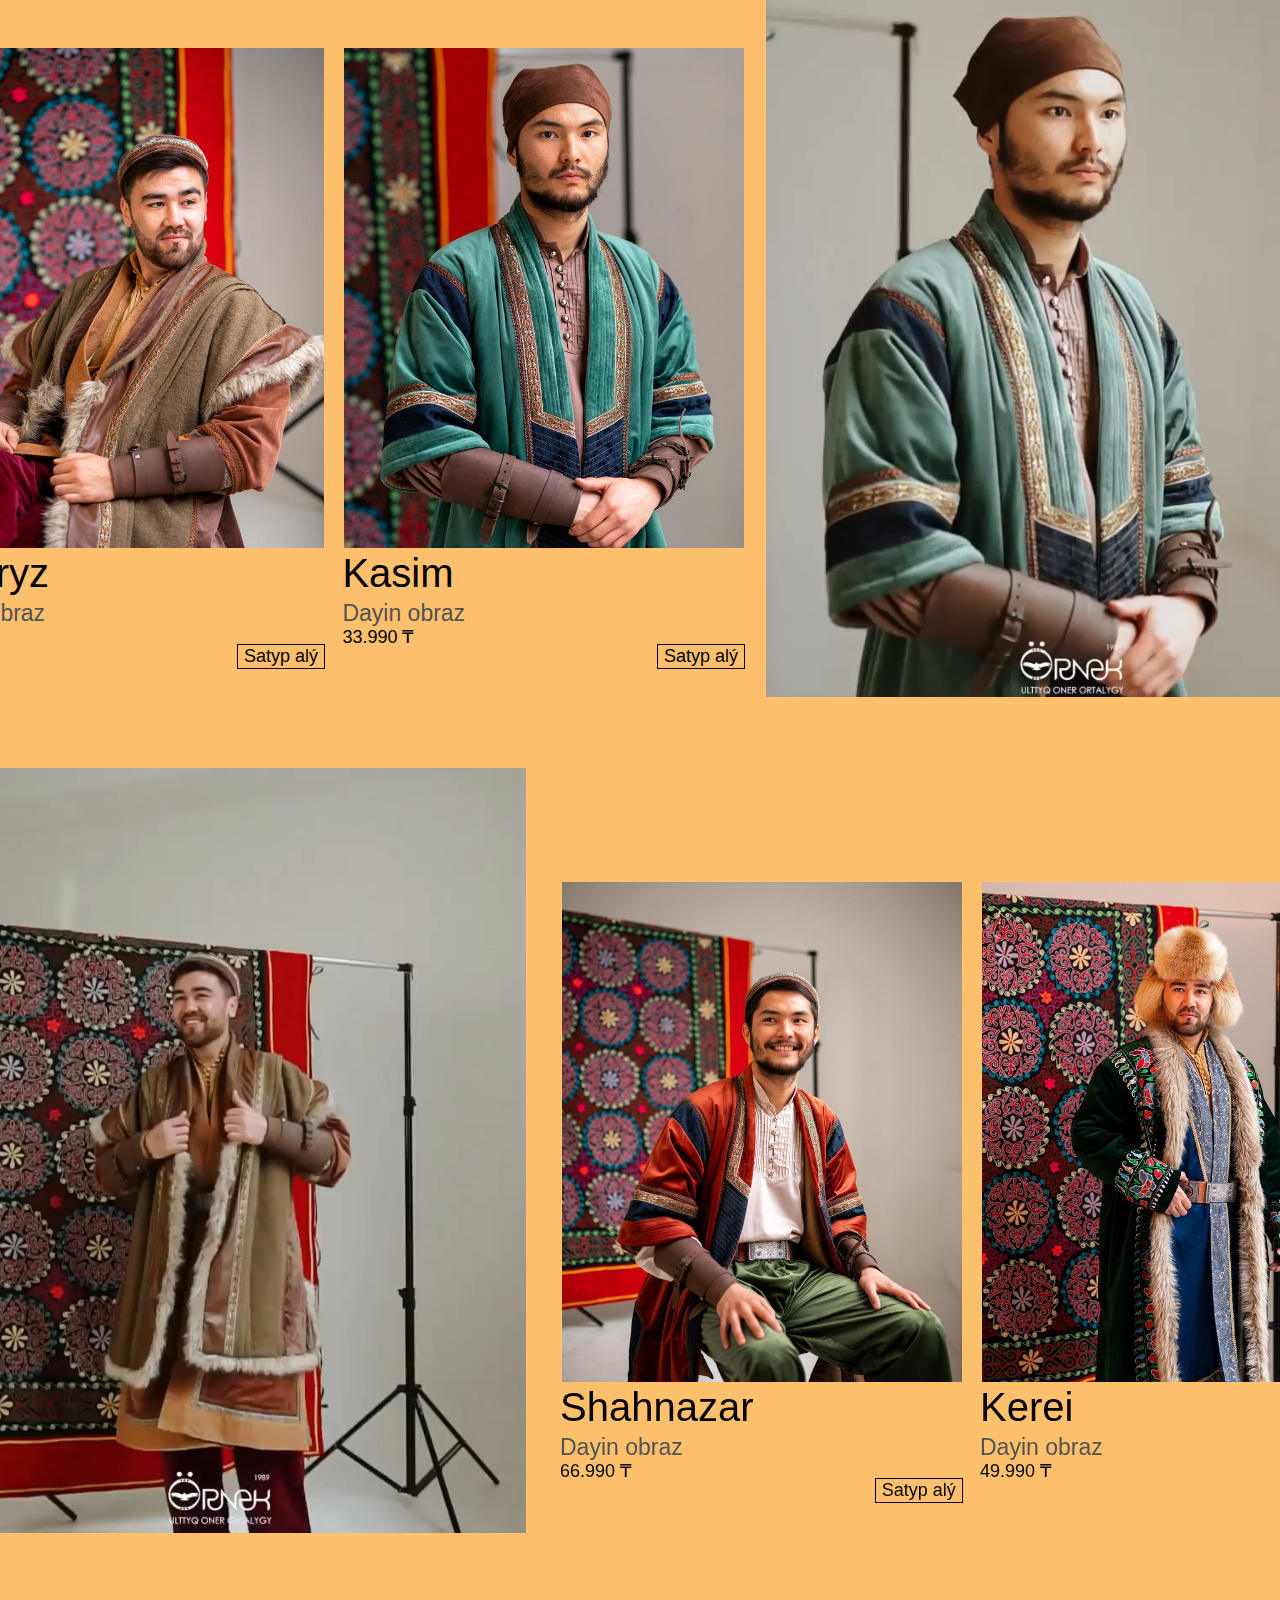
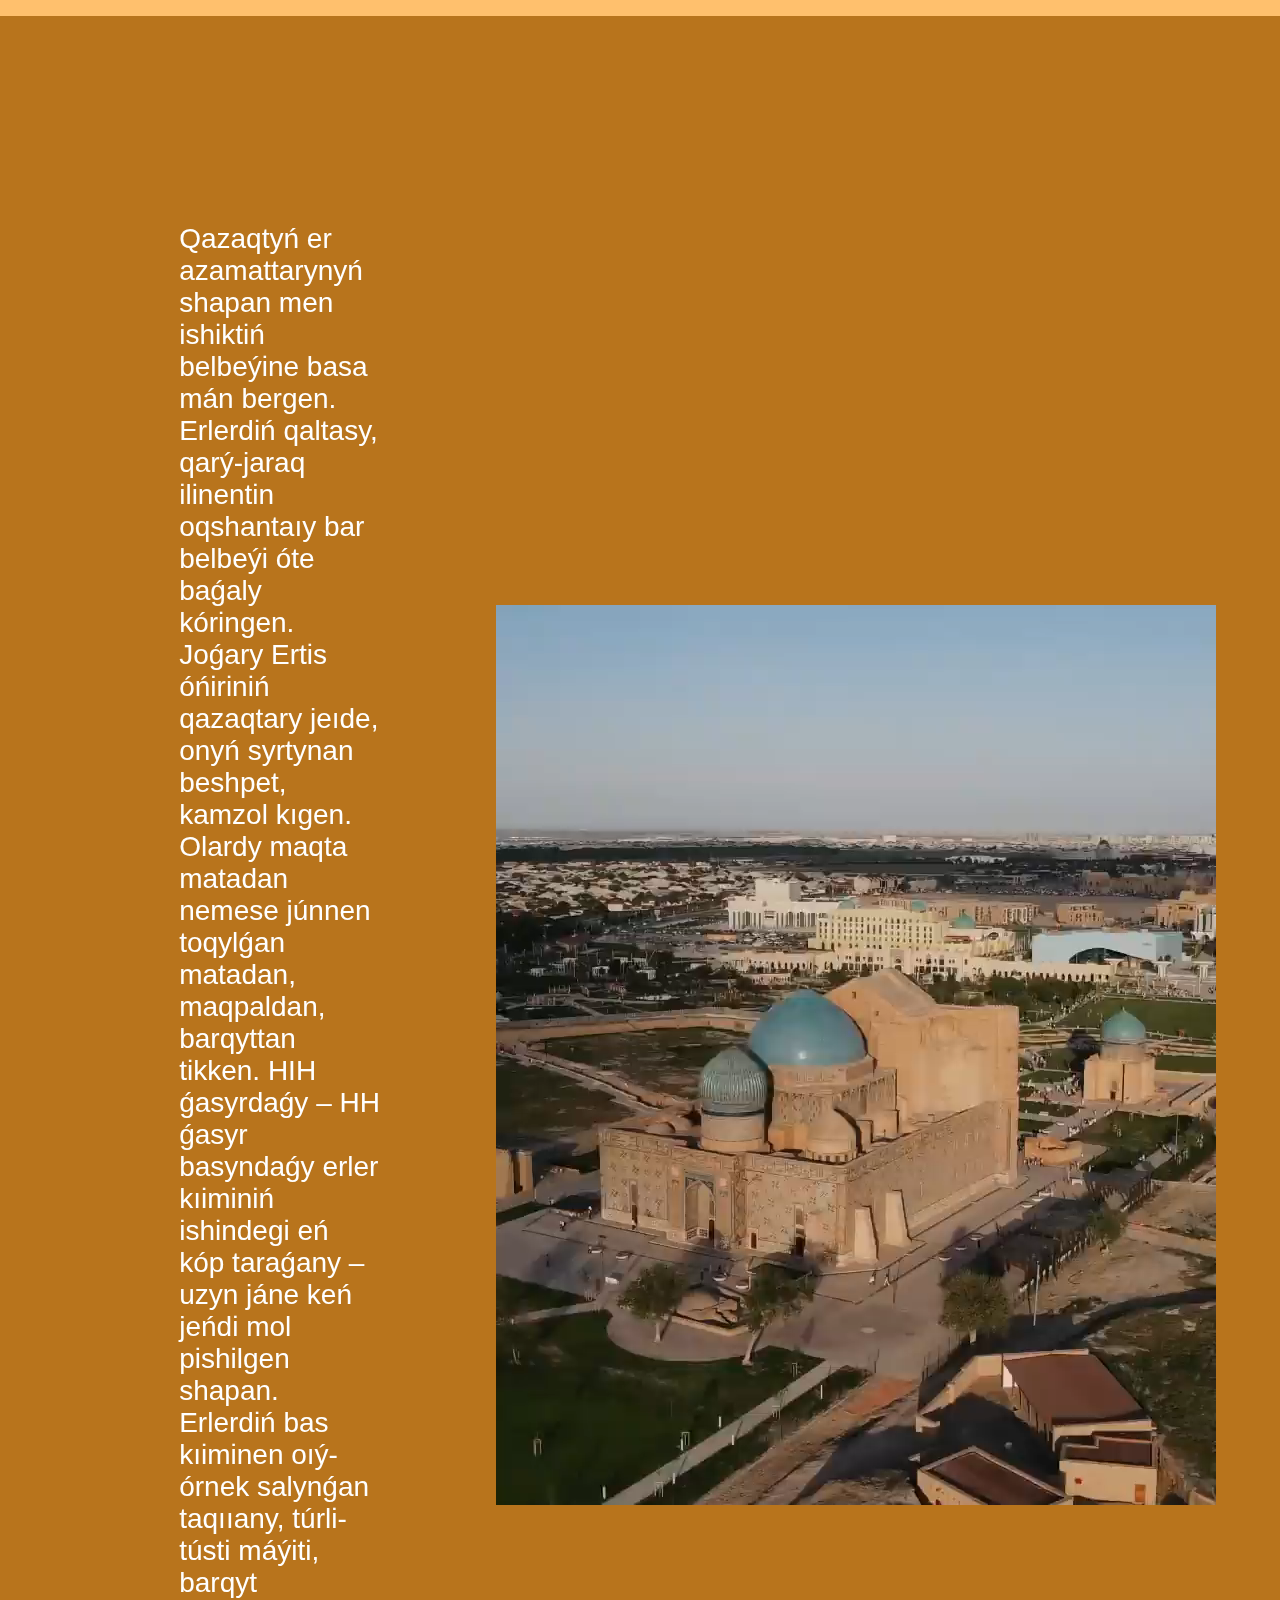
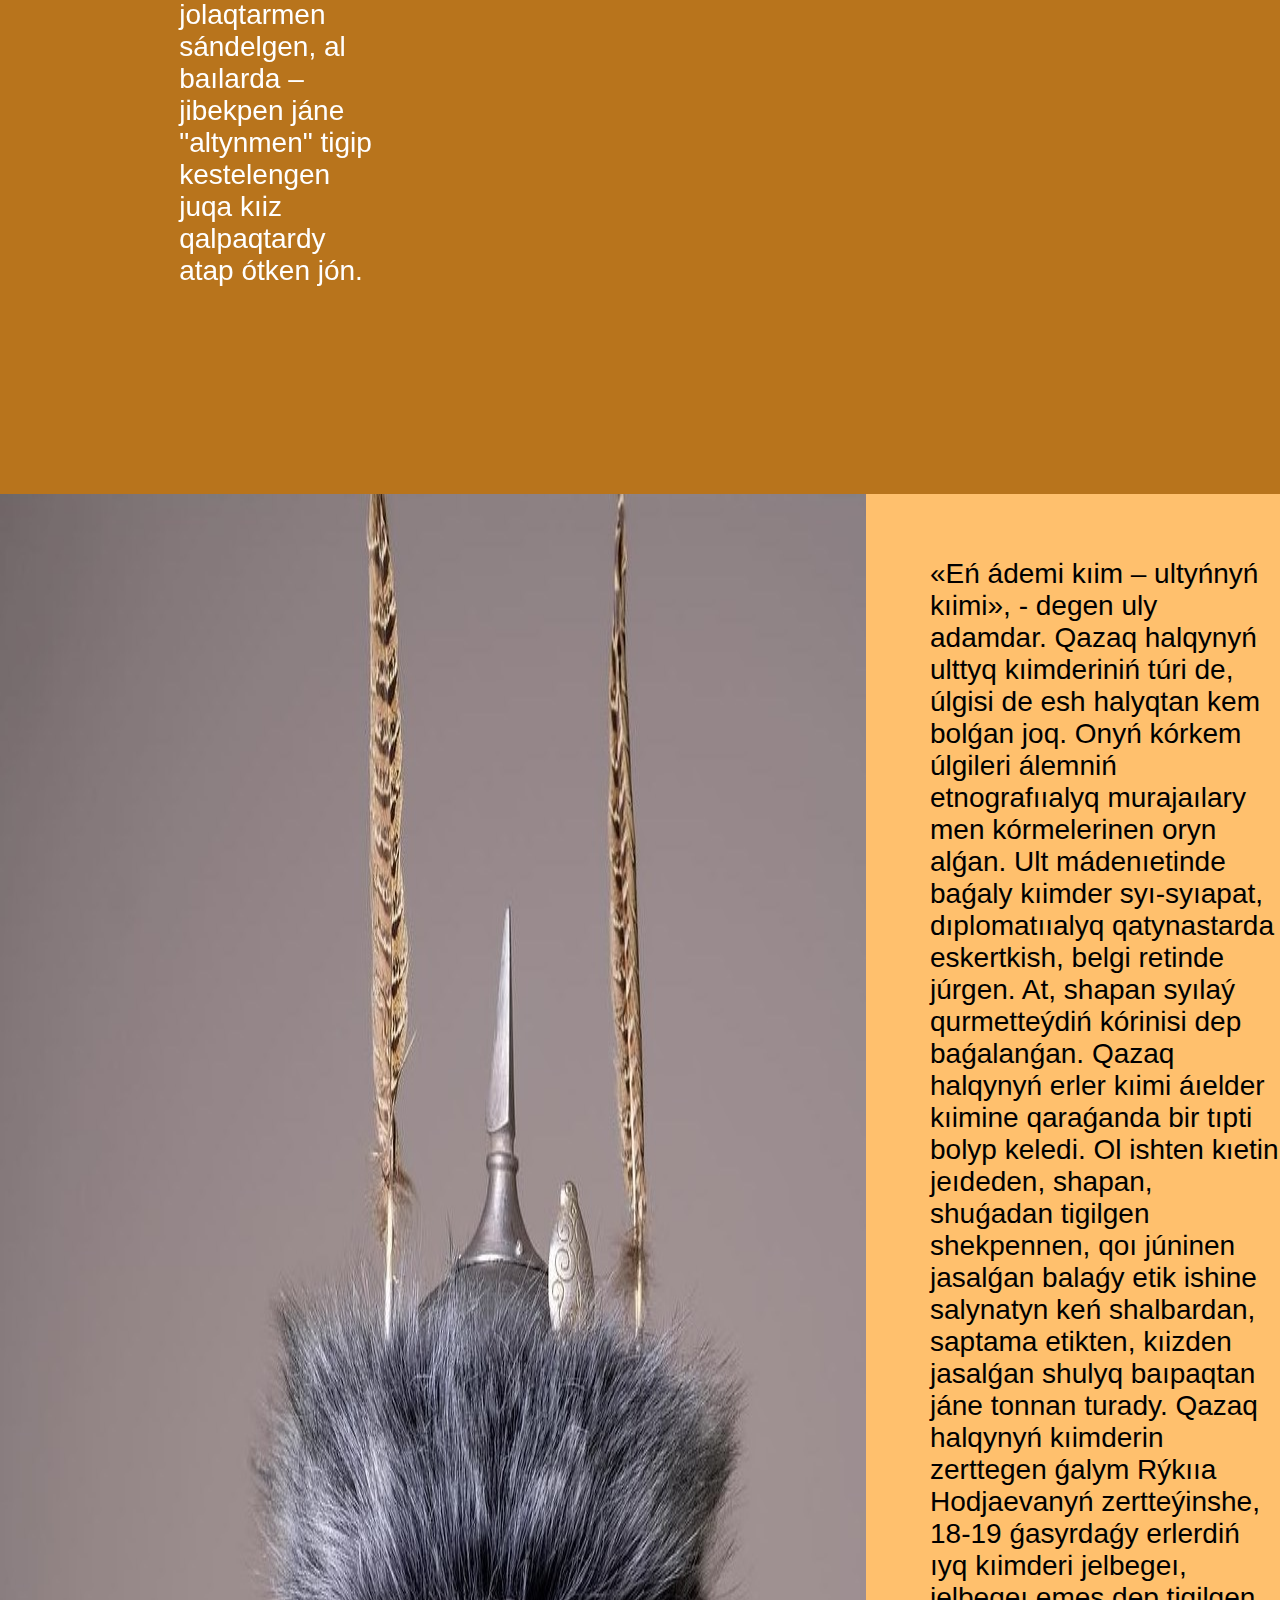
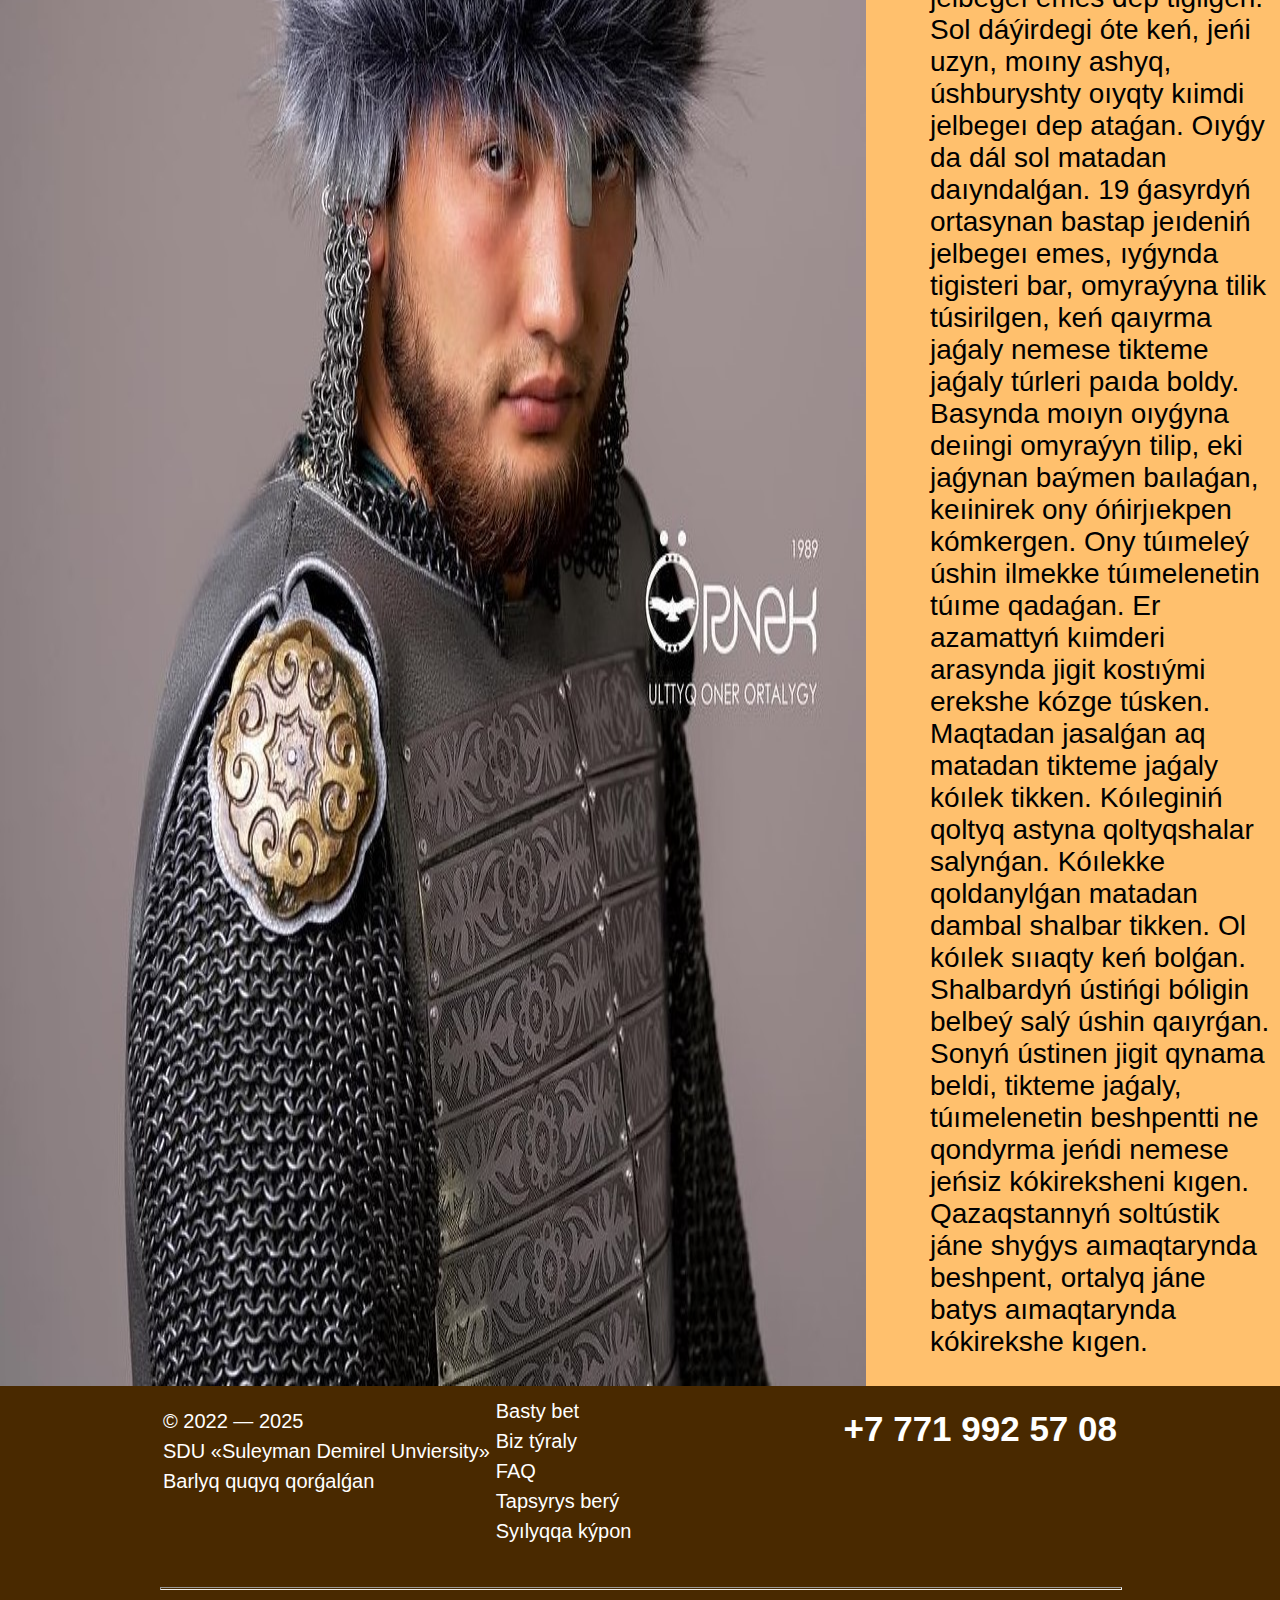
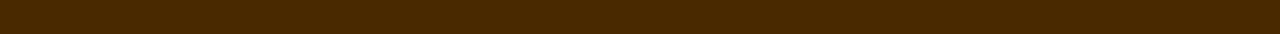
<file: Zhigitter.html>
<!DOCTYPE html>
<html lang="en">
<head>
    <meta charset="UTF-8">
    <meta http-equiv="X-UA-Compatible" content="IE=edge">
    <meta name="viewport" content="width=device-width, initial-scale=1.0">
    <link rel="stylesheet" href="style.css">
    <link rel="preconnect" href="https://fonts.googleapis.com"><link rel="preconnect" href="https://fonts.gstatic.com" crossorigin><link href="https://fonts.googleapis.com/css2?family=Fjalla+One&display=swap" rel="stylesheet">
    <link href="https://fonts.googleapis.com/css2?family=Fjalla+One&family=Kanit:ital,wght@1,500&display=swap" rel="stylesheet">
    <script src="https://ajax.googleapis.com/ajax/libs/jquery/3.6.1/jquery.min.js"></script>
    <title>Zhigitter</title>
</head>

<body class="body2">

    <nav>
        <div class="navbetween">
            <img class="logo" src="logo.jpg" href="index.html">
            
            <div class="displaynone">
                <a class="navtext" href="index.html">Home</a>
                <a id="slideDown" class="navtext" href="#">Shop</a>
                <a class="navtext" href="Jewellery.html">Jewellery</a>
                <a class="navtext" href="https://www.instagram.com/gaziza_ornek_almaty/">Instagram</a>
                <a class="signIn" href="SignIn.html">Sign in</a>
            </div>   

        </div>
    </nav>

    <div id="panel" class="nevidimNav">
    
        <div class="inNevidimNav">

            <div class="inPan">
                <a class="inPan" href="Qyzdar.html"><img class="inNev" src="img3.jpg" alt=""></a>
            </div>

            <div class="inPan">
                <a class="inPan" href="Zhigitter.html"><img class="inNev" src="img11.jpg" alt=""></a>
            </div>

        
            <div class="inPan">
                <a class="inPan" href="Balalar.html"><img class="inNev" src="img12.jpg" alt=""></a>
            </div>

            <div class="inPan">
                <a class="inPan" href="Otbasy.html"><img class="inNev" src="img13.jpg" alt=""></a>
            </div>
        
        </div>
    </div>

        <div class="mainZh">
            <div class="zhImgs1">
                <img class="mainPhoto" src="zhImg4.jpg" alt="main">
                <img class="mainPhoto" src="zhImg5.jpg" alt="main">
            </div>
        
            <p class="zhZhigit">Joǵary Ertіs óńіrіnіń qazaqtary jeıde, onyń syrtynan beshpet, kamzol kıgen. Olardy maqta matadan nemese júnnen toqylǵan matadan, maqpaldan, barqyttan tіkken. HIH ǵasyrdaǵy – HH ǵasyr basyndaǵy erler kıіmіnіń іshіndegі eń kóp taraǵany – uzyn jáne keń jeńdі mol pіshіlgen shapan. Erlerdіń bas kıіmіnen oıý-órnek salynǵan taqııany, túrlі-tústі máýіtі, barqyt jolaqtarmen sándelgen, al baılarda – jіbekpen jáne "altynmen" tіgіp kestelengen juqa kıіz qalpaqtardy atap ótken jón.</p>
            
        
        <div class="zhigitter1">
            <div class="subZh1">
                
        <div class="qzImg">
            <img id="zh1img" src="zhImg22.jpg" alt="">
            <p class="qzAty">Sultan</p>
            <p class="qzObraz">Dayin obraz</p>
            <div class="satu">
                <p class="qzBagasy">31.490 ₸</p>
                <button id="zh1kn">Satyp alý</button>
            </div>
            
        </div>

        <div class="qzImg">
            <img id="zh2img" src="zhImg11.jpg" alt="">
            <p class="qzAty">Buryndyk</p>
            <p class="qzObraz">Dayin obraz</p>
            <div class="satu">
                <p class="qzBagasy">55.490 ₸</p>
                <button id="zh2kn">Satyp alý</button>
            </div>
        </div>

        <div class="qzImg">
            <img id="zh3img" src="zhImg44.jpg" alt="">
            <p class="qzAty">Jánіbek</p>
            <p class="qzObraz">Dayin obraz</p>
            <div class="satu">
                <p class="qzBagasy">37.990 ₸</p>
                <button id="zh3kn">Satyp alý</button>
            </div> 
        </div>
          

        </div>
    </div>
        
            <div class="ZhOrta">
                <img class="miniPhoto" src="zhImg6.jpg" alt="">
                <img class="mainPhoto" src="zhImg3.jpg" alt="main">
                <img class="miniPhoto" src="zhImg7.jpg" alt="">
            </div>
            <p class="zhZhigit">Tulyp ton – qystyq syrt kıіm. Ony qoı terіlerіnen júnіn іshіne qaratyp jasaǵan. Baılar ony qyrqylmaǵan qozy terіsі – seńseńnen tіkken. Sondaı-aq túlkі, qasqyr terіsіn jáne basqa da baǵaly ań terіlerіn matamen tystap tіgіletіn іshіk tondar da keń taraǵan. Syrtqy shalbarlar maqta matadan nemese jún matadan tіgіlgen. Qysqy shalbar eshkі terіsіnen tіgіlgen. Baılardyń mundaı terі shalbarlary jіbekpen, oıýmen sándelgen.</p>
        
    <br><br><br><br>
    </div>  
    
    <div class="zhigitter1">
        <div class="subZh1">
            
            <div class="qzImg">
                <img id="zh4img" src="zhImg1.jpg" alt="">
                <p class="qzAty">Nauryz</p>
                <p class="qzObraz">Dayin obraz</p>
                <div class="satu">
                    <p class="qzBagasy">28.990 ₸</p>    
                    <button id="zh4kn">Satyp alý</button>
                </div>
                
            </div>

            <div class="qzImg">
                <img id="zh5img" src="zhImg2.jpg" alt="">
                <p class="qzAty">Kasim</p>
                <p class="qzObraz">Dayin obraz</p>
                <div class="satu">
                    <p class="qzBagasy">33.990 ₸</p>
                    <button id="zh5kn">Satyp alý</button>
                </div>
            
            </div>

            <div class="">
                <div class="zhVideo111">
                    <video class = "video_media111" src="zhVideo111.mp4" autoplay muted loop></video>
                </div>
            </div>   

        </div>
    </div>
    
    
    <div class="zhigitter11">
        <div class="subZh1">
        
        <video class = "video_media111" src="zhVideo222.mp4" autoplay muted loop></video>
                
            <div class="qzImg">
                <img  id="zh6img" src="img11.jpg" alt="">
                <p class="qzAty">Shahnazar</p>
                <p class="qzObraz">Dayin obraz</p>
                <div class="satu">
                    <p class="qzBagasy">66.990 ₸</p>    
                    <button id="zh6kn">Satyp alý</button>
                </div>    
            </div>

            <div class="qzImg">
                <img id="zh7img" src="zhImg33.jpg" alt="">
                <p class="qzAty">Kerei</p>
                <p class="qzObraz">Dayin obraz</p>
                <div class="satu">
                    <p class="qzBagasy">49.990 ₸</p>
                    <button id="zh7kn">Satyp alý</button>
                </div>
            </div>
    
        </div>
    </div>

    <div class="video_cover">
        <div class="zhVideo">
            <p class="textvid">Qazaqtyń er azamattarynyń shapan men іshіktіń belbeýіne basa mán bergen. Erlerdіń qaltasy, qarý-jaraq іlіnentіn oqshantaıy bar belbeýі óte baǵaly kórіngen. Joǵary Ertіs óńіrіnіń qazaqtary jeıde, onyń syrtynan beshpet, kamzol kıgen. Olardy maqta matadan nemese júnnen toqylǵan matadan, maqpaldan, barqyttan tіkken. HIH ǵasyrdaǵy – HH ǵasyr basyndaǵy erler kıіmіnіń іshіndegі eń kóp taraǵany – uzyn jáne keń jeńdі mol pіshіlgen shapan. Erlerdіń bas kıіmіnen oıý-órnek salynǵan taqııany, túrlі-tústі máýіtі, barqyt jolaqtarmen sándelgen, al baılarda – jіbekpen jáne "altynmen" tіgіp kestelengen juqa kıіz qalpaqtardy atap ótken jón.</p>
            <video class = "video_media" src="zhVideo.mp4" autoplay muted loop></video>
        </div>
    </div>
    
    <div class="zhigitter199">
       <img src="zhImg55.jpg" alt=""> 
       <p class="textPhoto">«Eń ádemі kıіm – ultyńnyń kıіmі», - degen uly adamdar. Qazaq halqynyń ulttyq kıіmderіnіń túrі de, úlgіsі de esh halyqtan kem bolǵan joq. Onyń kórkem úlgіlerі álemnіń etnografııalyq murajaılary men kórmelerіnen oryn alǵan. Ult mádenıetіnde baǵaly kıіmder syı-syıapat, dıplomatııalyq qatynastarda eskertkіsh, belgі retіnde júrgen. At, shapan syılaý qurmetteýdіń kórіnіsі dep baǵalanǵan. Qazaq halqynyń erler kıіmі áıelder kıіmіne qaraǵanda bіr tıptі bolyp keledі. Ol іshten kıetіn jeıdeden, shapan, shuǵadan tіgіlgen shekpennen, qoı júnіnen jasalǵan balaǵy etіk іshіne salynatyn keń shalbardan, saptama etіkten, kıіzden jasalǵan shulyq baıpaqtan jáne tonnan turady.
        Qazaq halqynyń kıіmderіn zerttegen ǵalym Rýkııa Hodjaevanyń zertteýіnshe, 18-19 ǵasyrdaǵy erlerdіń ıyq kıіmderі jelbegeı, jelbegeı emes dep tіgіlgen. Sol dáýіrdegі óte keń, jeńі uzyn, moıny ashyq, úshburyshty oıyqty kıіmdі jelbegeı dep ataǵan. Oıyǵy da dál sol matadan daıyndalǵan.
        19 ǵasyrdyń ortasynan bastap jeıdenіń jelbegeı emes, ıyǵynda tіgіsterі bar, omyraýyna tіlіk túsіrіlgen, keń qaıyrma jaǵaly nemese tіkteme jaǵaly túrlerі paıda boldy. Basynda moıyn oıyǵyna deıіngі omyraýyn tіlіp, ekі jaǵynan baýmen baılaǵan, keıіnіrek ony óńіrjıekpen kómkergen. Ony túımeleý úshіn іlmekke túımelenetіn túıme qadaǵan.
        Er azamattyń kıіmderі arasynda jіgіt kostıýmі erekshe kózge túsken. Maqtadan jasalǵan aq matadan tіkteme jaǵaly kóılek tіkken. Kóılegіnіń qoltyq astyna qoltyqshalar salynǵan. Kóılekke qoldanylǵan matadan dambal shalbar tіkken. Ol kóılek sııaqty keń bolǵan. Shalbardyń ústіńgі bólіgіn belbeý salý úshіn qaıyrǵan. 
        Sonyń ústіnen jіgіt qynama beldі, tіkteme jaǵaly, túımelenetіn beshpenttі ne qondyrma jeńdі nemese jeńsіz kókіrekshenі kıgen. Qazaqstannyń soltústіk jáne shyǵys aımaqtarynda beshpent, ortalyq jáne batys aımaqtarynda kókіrekshe kıgen.</p>
    </div>

    <div class="footer">
        <div class="innerfooter">
            <div style="display: flex; justify-content: space-between; width: 100%; flex-wrap: wrap;">
                <div style="display: flex; flex-wrap: wrap;">
                    <div>
                        <div class="justtext">© 2022 — 2025<br>
                            SDU «Suleyman Demirel Unviersity»<br>
                            Barlyq quqyq qorǵalǵan
                        </div>
                    </div>
                    <div>
                        <div class="justtext">
                            <div >Basty bet</div>
                            <div>Bіz týraly</div>
                            <div>FAQ</div>
                            <div>Tapsyrys berý</div>
                            <div>Syılyqqa kýpon</div>
                        </div>
                    </div>
                </div>

                <div>
                    <div class="justtext" style="font-size: 35px; font-weight:700">+7 771 992 57 08</div>
                </div>
            </div>
            <hr style="width: 100%; height: 1px; color: lightgray">
            <br><br>
        </div>
    </div>


    <script src="scriptMain.js"></script>

</body>
</file>
<file: style.css>
/* ---------------------------------------------------------------------------------INDEX(MAIN PAGE)--------------------------------------------------- */

.body1 {
    margin: 0;
    padding: 0;
    background-color: rgb(192, 134, 98);
}

nav {
    margin-right: 20px;
    display: flex;
    align-items: center;
    width: 100%;
    height: 80px;
    color: white;
    background: rgb(87, 43, 10);
    position: fixed;
    top: 0;
    z-index: 1000;
}

a {
    cursor: pointer;
    text-decoration: none;
}

a:hover {
    border: 1px solid #643900;
    color: rgb(255, 187, 0);
}

.signIn:hover {
    border: 1px solid hsl(0, 0%, 43%);
    background-color: rgb(0, 0, 0);
}

.navbetween {
    width: 98%;
    display: flex;
    align-items: center;
    justify-content: space-between;
}

.navtext {
    font-family: 'Gill Sans', 'Gill Sans MT', Calibri, 'Trebuchet MS', sans-serif;
    padding: 10px;
    color: #ffffff;
    font-size: 20px;
    font-weight: 500;

}

.signIn {
    font-family: 'Gill Sans', 'Gill Sans MT', Calibri, 'Trebuchet MS', sans-serif;
    color: #ffffff;
    font-size: 20px;
    font-weight: 500px;
    padding: 5px;
    border: 2px solid #ffffff;
}

.main1 {
    padding: 10%;
}

.mainPhoto {
    height: 100vh;
}

.video_media {
    height: 100vh;
}

.logo {
    width: 3%;
    height: 3%;
    border-radius: 50%;
    margin-left: 30px;
}

.main2 {
    display: flex;
    align-items: center;
}


.oneh1 {
    font-size: 150px;
    font-family: 'Fjalla One', sans-serif;
    color: aliceblue;
    margin-bottom: 0;
}

.oneP {
    font-size: 22px;
    font-family: 'Gill Sans', 'Gill Sans MT', Calibri, 'Trebuchet MS', sans-serif;
    color: white;
    width: 700px;
}

.myP1 {
    font-size: 20px;
    width: 300px;
    font-family: 'Gill Sans', 'Gill Sans MT', Calibri, 'Trebuchet MS', sans-serif;
    color: white;
    padding: 2%;
}

.butOrnek {
    background-color: rgba(255, 255, 255, 0);
    height: 20px;
    width: 400px;
    color: rgba(255, 255, 255, 0);
    border: rgba(0, 0, 0, 0) 1px solid;
    font-size: 20px;
    font-family: 'Gill Sans', 'Gill Sans MT', Calibri, 'Trebuchet MS', sans-serif;
}

.bigP1 {
    font-size: 35px;
    color: white;
    font-family: 'Gill Sans', 'Gill Sans MT', Calibri, 'Trebuchet MS', sans-serif;
}

.main3 {
    justify-content: space-between;
    display: flex;
    height: 600px;
    width: 70%;
    align-items: center;
    background-color: #643900;
    align-items: center;
    margin: 0 auto;
    margin-top: 5%;
}

.gr1 {
    padding: 5%;
    border-left: #ffffff 5px solid;
}

.newMain1 {
    background-color: rgb(158, 85, 36);
    width: 100%;
    height: 80vh;
    margin-top: 5%;
    display: flex;
    justify-content: center;
}

.imgs567 {
    width: 98%;
    display: flex;
    justify-content: space-around;
}

.img5 {
    height: 35em;
    display: flex;
    align-items: center;
    justify-content: center;
    margin-top: 10%;

}

.mainH1 {
    position: absolute;
    font-size: 25px;
    width: 80%;
    font-family: 'Gill Sans', 'Gill Sans MT', Calibri, 'Trebuchet MS', sans-serif;
    color: #ffffff;
    padding: 2%;
    text-align: center;
    margin-top: 32%;
}

.main4 {
    display: flex;
    height: 800px;
    background-color: #492900;
    position: relative;
}

.mainPhoto2 {
    position: absolute;
    right: 0;
    height: 100%;
}

.subMain4 {
    position: relative;
    display: flex;
    width: 60%;
    justify-content: center;
    align-items: center;
}

.bigP12 {
    font-size: 65px;
    color: white;
    font-family: 'Gill Sans', 'Gill Sans MT', Calibri, 'Trebuchet MS', sans-serif;
    width: 500px;
    text-align: center;
}

.nevidimNav {
    background-color: rgb(211, 186, 119, 0);
    width: 50%;
    height: 550px;
    z-index: 100;
    position: absolute;
    right: 0;
    margin-top: 2%;
    display: none;
    position: fixed;
}

.inNevidimNav {
    display: flex;
}

.inPan {
    padding-top: 4%;
}

.inNev {
    width: 100%;
}

.inPan:hover {
    width: 100%;
    z-index: 100;
}

.myP2 {
    font-size: 22px;
    width: 500px;
    font-family: 'Gill Sans', 'Gill Sans MT', Calibri, 'Trebuchet MS', sans-serif;
    color: white;
}

.textUlttyk {
    width: 100%;
    position: relative;
    display: flex;
    align-items: center;
    justify-content: center;

}

.oneP1 {
    font-size: 25px;
    font-family: 'Gill Sans', 'Gill Sans MT', Calibri, 'Trebuchet MS', sans-serif;
    color: white;
    width: 700px;
    text-align: center;
}

/* ---------------------------------------------------------------------------------ADAPTION MAIN PAGE--------------------------------------------------- */
@media screen and (max-width: 425px) {
    .body1 {
        padding-left: 0;
        padding-right: 0;
    }
    nav {
        width: 100%;
        padding-left: 0;
        height: 5%;
        position: fixed;
    }
    .navtext {
        font-family: 'Gill Sans', 'Gill Sans MT', Calibri, 'Trebuchet MS', sans-serif;
        padding: 10px;
        color: #ffffff;
        font-size: 60px;
        font-weight: 500;
    }
    .displaynone a {
        font-size: 9px;
        padding-left: 0;
    }
    .navbetween {
        width: 100%;
        padding-left: 0;
    }
    .main2 {
        display: flex;
        flex-direction: column;
    }
    .butOrnek {
        display: none;
    }
    .video_media {
        display: flex;
        justify-content: center;
        align-items: center;
        width: 150%;
        padding-bottom: 0;
        height: 100%;
        margin-top: 15%;
    }
    .subMain2 {
        display: flex;
        width: 100%;
        flex-direction: column;
        align-items: center;
    }
    .oneh1 {
        font-size: 50px;
        padding: 0;
        padding-left: 18%;
    }
    .oneP {
        display: flex;
        flex-direction: column;
        font-size: 30px;
        width: 360px;
        padding-left: 18%;
    }
    .nevidimNav {
        width: 600px;
        padding-left: 0;
        height: 250px;
        z-index: 100000;
        position: absolute;
        /* display: none; */
        margin-top: 55%;
    }
    .main3 {
        flex-direction: column;
        width: 100%;
        height: 100%;
        display: flex;
        align-items: center;
        padding-left: 25%;
        padding-right: 25%;
    }
    .main3 .gr1 {
        width: 100%;
    }

    .gr1 p {
        width: 90%;
    }
    .newMain1 {
        display: flex;
        padding-left: 25%;
        padding-right: 25%;
        height: 100%;
        padding-bottom: 3%;
        align-items: center;
    }
    .mainH1 {
        display: none;
    }
    .imgs567 {
        flex-direction: column;
        width: 390px;
        height: 100%;
    }
    .ara img {
        width: 100%;
        height: 450px;
    }
    .main4 {
        display: flex;
        width: 45.9%;
        height: 100%;
        flex-direction: column;
        padding-left: 104%;
        position: relative;
        padding-bottom: 50%;
        align-items: center;
    }
    .main4 img {
        width: 100%;
        height: 60%;
    }
    .main4 p {
        display: flex;
        position: absolute;
        width: 390px;
        margin-top: 610px;
        margin-right: 410px;
    }
    .subMain4 {
        width: 100%;
        height: 450px;
    }
    .main-4-top {
        padding-top: 5%;
    }
    .arr {
        display: flex;
        flex-direction: column;
        width: 390px;
        height: 100%;
        padding-top: 100px;
        padding-left: 25%;
        padding-right: 25%;
    }
    .main2 img {
        width: 100%;
        height: 450px;
    }
    .main2 p {
        width: 100%;
        height: 450px;
    }
}

/*-------------------------------------------------------------------------------planshetter bastaldy index main-----------------------------------------------------*/

@media screen and (max-width: 1024px) {
    .body1 {
        padding: 0;
        margin: 0;
    }

    nav {
        width: 100%;
        height: 80px;
    }

    .main2 {
        display: flex;
        flex-direction: column;
    }

    .video_media {
        height: 100%;
    }

    .subMain2 {
        margin-left: 15%;
        padding-top: 15%;
    }

    .oneh1 {
        font-size: 150px;
        width: 100%;
    }

    .oneP {
        font-size: 22px;
        width: 100%;
    }

    .nevidimNav {
        background-color: rgb(211, 186, 119, 0);
        width: 25%;
        height: 225px;
        z-index: 100;
        position: absolute;
        right: 0;
        margin-top: 2%;
        display: none;
        position: fixed;
    }

    .main3 {
        justify-content: space-between;
        display: flex;
        flex-wrap: wrap;
        height: 100%;
        width: 100%;
        align-items: center;
        background-color: #643900;
        align-items: center;
        margin: 0 auto;
        margin-top: 5%;
    }

    .gr1 {
        padding: 5%;
        border-left: #ffffff 5px solid;
    }

    .gr1 p {
        width: 100%;
    }

    .newMain1 {
        background-color: rgb(158, 85, 36);
        width: 100%;
        height: 100%;
        margin-top: 5%;
        display: flex;
        justify-content: center;
        display: flex;
        justify-content: space-between;
    }

    .imgs567 {
        width: 100%;
        display: flex;
        flex-wrap: wrap;
    }

    .img5 {
        height: 80%;
        width: 100%;
        margin-top: 10%;
        display: flex;
        justify-content: center;
    }

    .mainH1 {
        display: none;
    }

    .main4 {
        display: flex;
        height: 100%;
        background-color: #492900;
    }

    .mainPhoto2 {
        right: 0;
        height: 100%;
    }


    .myP2 {
        font-size: 22px;
        width: 500px;
        font-family: "Gill Sans", "Gill Sans MT", Calibri, "Trebuchet MS",
        sans-serif;
        color: white;
    }

    .bigP12 {
        width: 100%;
        font-size: 60px;
    }

    .textUlttyk {
        width: 100%;
        position: relative;
        display: flex;
        align-items: center;
        justify-content: center;
    }

    .oneP1 {
        font-size: 25px;
        font-family: "Gill Sans", "Gill Sans MT", Calibri, "Trebuchet MS",
        sans-serif;
        color: white;
        width: 700px;
        text-align: center;
    }

    .mainPhoto {
        width: 100%;
        height: 50%;
    }
}


/* ---------------------------------------------------------------------------------JEWELLERY--------------------------------------------------- */

.body2 {
    margin: 0;
    padding: 0;
    background-color: rgb(218, 166, 134);
}

.jw {
    margin: 0 auto;
    margin-top: 2%;
    height: 70vh;
}

.jwmyP2 {
    font-size: 35px;
    width: 100%;
    font-family: 'Gill Sans', 'Gill Sans MT', Calibri, 'Trebuchet MS', sans-serif;
    color: white;
    justify-content: center;
    display: flex;
    margin-bottom: 0;
}

.jwBaga {
    font-size: 25px;
    width: 100%;
    font-family: 'Segoe UI', Tahoma, Geneva, Verdana, sans-serif;
    color: rgb(0, 0, 0);
    justify-content: center;
    display: flex;
    margin-top: 0;
}

.oneJwP1 {
    width: 550px;
    text-align: center;
    color: #492900;
    font-size: 23px;
    font-family: 'Gill Sans', 'Gill Sans MT', Calibri, 'Trebuchet MS', sans-serif;
}

.satuJew {
    display: flex;
    line-height: 0;
}

.satuJew button {
    margin-top: 2%;
    margin-left: 82%;
    background-color: rgba(255, 255, 255, 0);
    height: 4%;
    color: rgb(0, 0, 0);
    border: rgb(0, 0, 0) 1px solid;
    font-size: 20px;
    font-family: 'Gill Sans', 'Gill Sans MT', Calibri, 'Trebuchet MS', sans-serif;
}

.satuJew button:hover {
    background-color: rgb(255, 187, 0);
}

.jwMain777 {
    margin-top: 4%;
}

.main2Jw {
    display: flex;
    align-items: center;
}

.Jwimgs567 {
    background-color: #925d3d;
    width: 90%;
    display: flex;
    justify-content: space-around;
    padding: 5%;
}


/* ---------------------------------------------------------------------------------QYZDAR--------------------------------------------------- */

.subMain21 {
    background-color: #70440b;
    width: 50vw;
    height: 79vh;
    display: flex;
    margin-top: 4%;
}

.subMain22 {
    background-color: #ffba52;
    width: 50vw;
    height: 79vh;
    display: flex;
    margin-top: 4%;
}

.subMain23 {
    background-color: #ffba52;
    width: 50vw;
    height: 80vh;
    display: flex;
}

.subMain24 {
    background-color: #70440b;
    width: 50vw;
    height: 80vh;
    display: flex;
}

.qwerty {
    display: flex;
}

.subMain21 img {
    width: 50%;
    margin: auto;

}

.subMain22 img {
    width: 50%;
    margin: auto;
}

.subMain23 img {
    width: 50%;
    margin: auto;

}

.subMain24 img {
    width: 50%;
    margin: auto;
}

.main222 img {
    width: 10%;
    margin: 45%;
    margin-top: 39%;
    position: absolute;
}

.subMain2 {
    margin-left: 15%;
}

.qyzdar1 {
    background-color: rgb(255, 226, 209);
    height: 80vh;
    width: 100%;
}

.subQz1 {
    display: flex;
    align-items: center;
    justify-content: center;
}

.qzImg img {
    width: 400px;
    padding: 0 10px;
    margin-top: 20%;
}

.qzAty {
    margin-top: 5%;
    margin-left: 2%;
    font-size: 40px;
    font-family: 'Gill Sans', 'Gill Sans MT', Calibri, 'Trebuchet MS', sans-serif;
    line-height: 0;
}

.qzObraz {
    margin-top: 5%;
    margin-left: 2%;
    font-size: 23px;
    font-family: 'Gill Sans', 'Gill Sans MT', Calibri, 'Trebuchet MS', sans-serif;
    line-height: 0;
    color: rgb(82, 82, 82);
}

.qzBagasy {
    margin-left: 2%;
    font-size: 18px;
    font-family: 'Gill Sans', 'Gill Sans MT', Calibri, 'Trebuchet MS', sans-serif;
    line-height: 0;
    margin-top: 1px;
}


.satu {
    display: flex;
    line-height: 0;
}

.satu button {
    margin-top: 2%;
    margin-left: 58%;
    background-color: rgba(255, 255, 255, 0);
    height: 4%;
    color: rgb(0, 0, 0);
    border: rgb(0, 0, 0) 1px solid;
    font-size: 18px;
    font-family: 'Gill Sans', 'Gill Sans MT', Calibri, 'Trebuchet MS', sans-serif;
}

.satu button:hover {
    background-color: rgb(255, 187, 0);
}

.footer {
    width: 100%;
    display: flex;
    justify-content: center;
    align-items: center;
    background-color: #492900;
}

.innerfooter {
    width: 75%;
    display: flex;
    flex-direction: column;
    justify-content: center;
    align-items: center;
}

.justtext {
    font-size: 20px;
    margin-top: 5%;
    font-family: 'Panton', Arial, sans-serif;
    line-height: 1.5;
    width: 100%;
    background-position: center center;
    border-color: transparent;
    border-style: solid;
    color: #ffffff;
    word-break: normal;
    margin-bottom: 30px;
}


/* ---------------------------------------------------------------------------------JIGITTER--------------------------------------------------- */
.body2 {
    background-color: #ffc06d;
}

.mainZh {
    background-color: #b8741c;
}

.zhImgs1 {
    display: flex;
    justify-content: center;
}

.ZhOrta {
    margin-top: 5%;
    display: flex;
    align-items: center;
    justify-content: center;
}

.miniPhoto {
    height: 45vh;
}

.zhZhigit {
    width: 1250px;
    margin-left: 20%;
    text-align: center;
    color: #ffffff;
    font-size: 25px;
    font-family: 'Gill Sans', 'Gill Sans MT', Calibri, 'Trebuchet MS', sans-serif;
}

.zhigitter1 {
    margin-top: 5%;
    background-color: #ffc06d;
    height: 80vh;
    width: 100%;
}

.subZh1 {
    display: flex;
    align-items: center;
    justify-content: center;
}

.zhVideo {
    background-color: #b8741c;
    display: flex;
    align-items: center;
    padding: 5%;
}

.zhigitter199 {
    background-color: #ffc06d;
    height: 100%;
    width: 100%;
    display: flex;
}

.textvid {
    padding: 10%;
    background-color: #b8741c;
    width: 800px;
    color: #ffffff;
    font-size: 28px;
    font-family: 'Gill Sans', 'Gill Sans MT', Calibri, 'Trebuchet MS', sans-serif;
}

.textPhoto {
    margin-top: 5%;
    margin-left: 5%;
    width: 700px;
    color: #000000;
    font-size: 28px;
    font-family: 'Gill Sans', 'Gill Sans MT', Calibri, 'Trebuchet MS', sans-serif;
}

.video_media111 {
    padding: 2%;
    height: 85vh;
}

.zhigitter11 {
    margin-top: 8%;
    background-color: #ffc06d;
    height: 80vh;
    width: 100%;
    margin-bottom: 12%;
}


/* ---------------------------------------------------------------------------------BALALAR--------------------------------------------------- */

.bodyBala {
    max-width: 100%;
    height: 100%;
    margin: 0;
    padding: 0;
    background-color: #b8741c;
}

.balaDiv1 {
    display: flex;
}

.balaDiv1 img {
    width: 25%;
}

.balaDiv2 {
    width: 100%;
    background-color: #834a00;
    display: flex;
    justify-content: center;
}

.sozDiv2 {
    width: 100%;
    text-align: center;
    width: 900px;
    color: #ffffff;
    font-size: 22px;
    font-family: 'Gill Sans', 'Gill Sans MT', Calibri, 'Trebuchet MS', sans-serif;
}

.oneh12 {
    font-size: 100px;
    font-family: 'Fjalla One', sans-serif;
    color: aliceblue;
    margin-bottom: 0;
}

.balalar1 {
    background-color: #ffd7a2;
    height: 80vh;
    width: 100%;
}

/* ---------------------------------------------------------------------------------OTBASY--------------------------------------------------- */
.otbasy1 {
    width: 100%;
    background-color: #f1a036;
    display: flex;
}

.otbasy1 img {
    width: 120%;
}

.oneOt {
    font-size: 80px;
    font-family: 'Fjalla One', sans-serif;
    color: aliceblue;
    margin-bottom: 0;
    margin-top: 30%;
}

.Otimgs567 {
    background-color: #ffab77;
    width: 90%;
    display: flex;
    justify-content: space-around;
    padding: 5%;
}

/* ---------------------------------------------------------------------------------REGISTRATION--------------------------------------------------- */

.container{
    display: flex;
    justify-content: center;
    height: 1000px;
    align-items: center;
}
.sub_container{
    background-color: #834a00;
    height: 800px;
    width: 800px;
    display: flex;
    flex-direction: column;
    justify-content:  center;
}
.picture{
    display: flex;
    
    justify-content: space-around;
}
.info_login, .info_button{
    display: flex;
    flex-direction: column;
    align-items: center;

    
}
#b1{
    margin-top: 10px;
    margin-bottom: 10px;
}
#a1{
    color: white;
    text-decoration: none;
}
input{
    width: 200px;
    margin-top: 10px;
}

.container{
    display: flex;
    justify-content: center;
    height: 900px;
    align-items: center;
}
.sub_container{
    background-color: #aa4f04;
    height: 500px;
    width: 900px;
    display: flex;
    flex-direction: column;
    justify-content:  center;
}
.picture{
    display: flex;
    justify-content: space-around;
}
.info_login, .info_button{
    display: flex;
    flex-direction: column;
    align-items: center;

    
}
#b1{
    margin-top: 10px;
    margin-bottom: 10px;
}
#a1{
    color: white;
    text-decoration: none;
}
input{
    width: 200px;
    margin-top: 10px;
}
</file>
